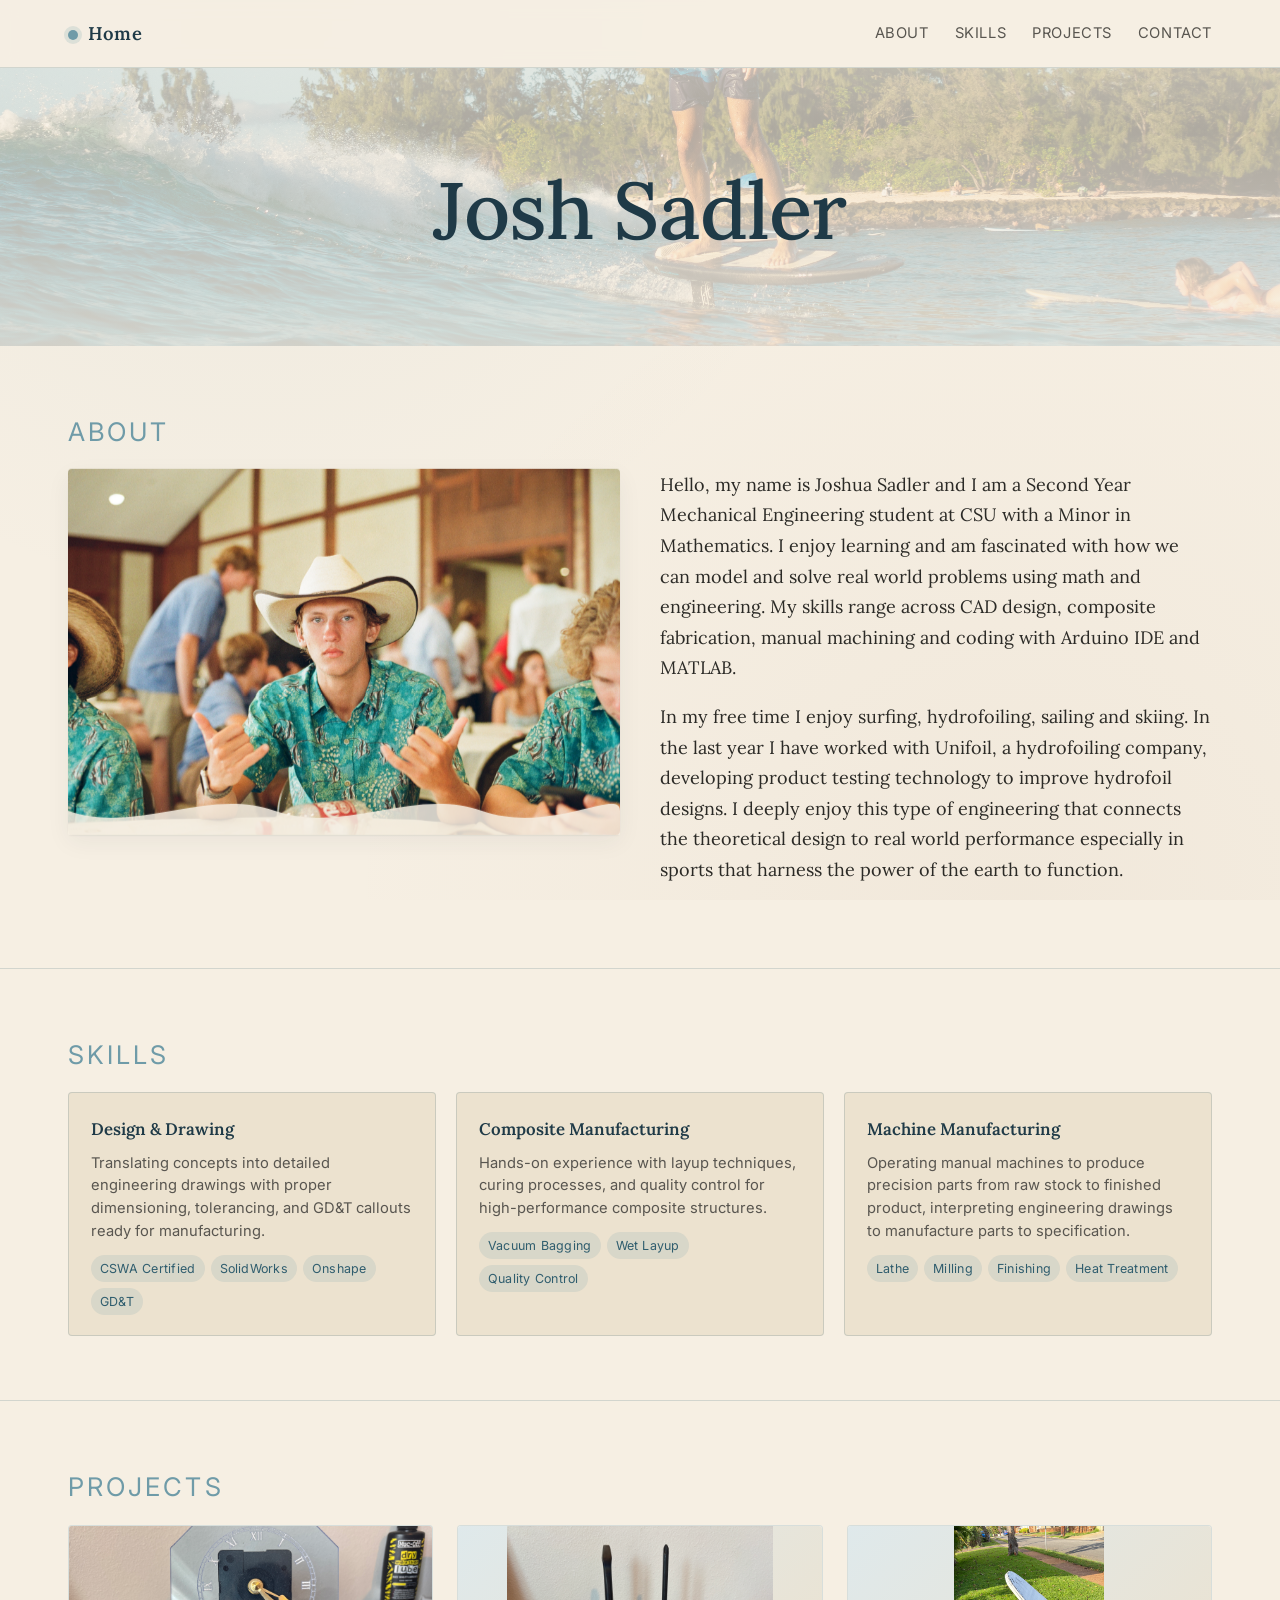
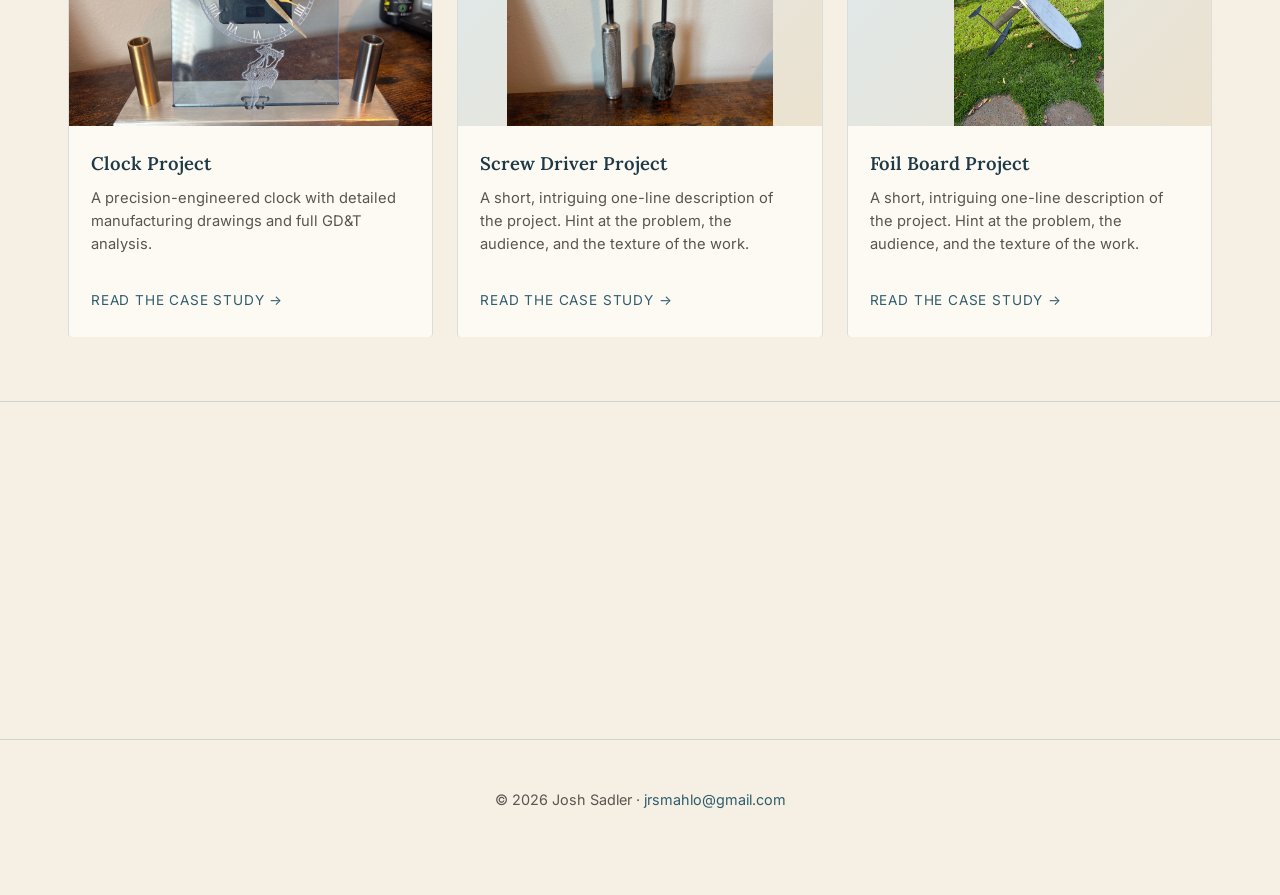
<file: index.html>
<!DOCTYPE html>
<html lang="en">
<head>
  <meta charset="UTF-8" />
  <meta name="viewport" content="width=device-width, initial-scale=1.0" />
  <title>Josh Sadler — Portfolio</title>
  <meta name="description" content="Personal portfolio of Josh Sadler — a quiet space for work, words, and the things I care about." />
  <link rel="preconnect" href="https://fonts.googleapis.com">
  <link rel="preconnect" href="https://fonts.gstatic.com" crossorigin>
  <link href="https://fonts.googleapis.com/css2?family=Lora:ital,wght@0,400;0,500;0,600;1,400&family=Inter:wght@400;500;600&display=swap" rel="stylesheet">
  <link rel="stylesheet" href="styles.css" />
</head>
<body>

  <!-- Navigation -->
  <nav class="nav" aria-label="Primary">
    <div class="nav-inner">
      <a href="#top" class="brand"><span class="mark"></span>Home</a>
      <ul>
        <li><a href="#about">About</a></li>
        <li><a href="#skills">Skills</a></li>
        <li class="nav-dropdown">
          <a href="#projects">Projects</a>
          <ul class="dropdown-menu">
            <li><a href="project1.html">Clock Project</a></li>
            <li><a href="project2.html">Screw Driver Project</a></li>
            <li><a href="project3.html">Foil Board Project</a></li>
          </ul>
        </li>
        <li><a href="#contact">Contact</a></li>
      </ul>
    </div>
  </nav>

  <!-- Hero -->
  <header id="top" class="hero">
    <div class="hero-bg" aria-hidden="true"></div>
    <div class="container">
      <h1>Josh Sadler</h1>
    </div>
  </header>

  <!-- About -->
  <section id="about" class="about">
    <div class="container">
      <div class="section-label reveal">About</div>
      <div class="about-row">
        <div class="about-photo-wrap reveal-left" data-parallax="0.05">
          <img src="IMG_0021.JPG" alt="Josh Sadler" class="about-photo" />
          <svg class="wave" viewBox="0 0 1200 48" preserveAspectRatio="none" aria-hidden="true">
            <path d="M0,24 C150,48 300,0 450,24 C600,48 750,0 900,24 C1050,48 1200,0 1200,24 L1200,48 L0,48 Z" fill="currentColor" />
          </svg>
        </div>
        <div class="about-text reveal-right">
          <p>
            Hello, my name is Joshua Sadler and I am a Second Year Mechanical Engineering student at CSU with a Minor in Mathematics. I enjoy learning and am fascinated with how we can model and solve real world problems using math and engineering. My skills range across CAD design, composite fabrication, manual machining and coding with Arduino IDE and MATLAB.
          </p>
          <p>
            In my free time I enjoy surfing, hydrofoiling, sailing and skiing. In the last year I have worked with Unifoil, a hydrofoiling company, developing product testing technology to improve hydrofoil designs. I deeply enjoy this type of engineering that connects the theoretical design to real world performance especially in sports that harness the power of the earth to function.
          </p>
        </div>
      </div>
    </div>
  </section>

  <!-- Skills -->
  <section id="skills">
    <div class="container">
      <div class="section-label reveal">Skills</div>
      <div class="skills-grid">
        <article class="skill-card reveal reveal-delay-1">
          <h3>Design & Drawing</h3>
          <p>Translating concepts into detailed engineering drawings with proper dimensioning, tolerancing, and GD&T callouts ready for manufacturing.</p>
          <ul class="skill-tags">
            <li>CSWA Certified</li><li>SolidWorks</li><li>Onshape</li><li>GD&T</li>
          </ul>
        </article>
        <article class="skill-card reveal reveal-delay-2">
          <h3>Composite Manufacturing</h3>
          <p>Hands-on experience with layup techniques, curing processes, and quality control for high-performance composite structures.</p>
          <ul class="skill-tags">
            <li>Vacuum Bagging</li><li>Wet Layup</li><li>Quality Control</li>
          </ul>
        </article>
        <article class="skill-card reveal reveal-delay-3">
          <h3>Machine Manufacturing</h3>
          <p>Operating manual machines to produce precision parts from raw stock to finished product, interpreting engineering drawings to manufacture parts to specification.</p>
          <ul class="skill-tags">
            <li>Lathe</li><li>Milling</li><li>Finishing</li><li>Heat Treatment</li>
          </ul>
        </article>
      </div>
    </div>
  </section>

  <!-- Projects -->
  <section id="projects">
    <div class="container">
      <div class="section-label reveal">Projects</div>
      <div class="projects-grid">

        <a href="project1.html" class="project-card reveal reveal-delay-1" style="border-bottom:none;">
          <div class="thumb"><img src="assembled clock.JPG" alt="Assembled clock project" style="width:100%;height:100%;object-fit:cover;border-radius:inherit;" /></div>
          <div class="body">
            <h3>Clock Project</h3>
            <p>A precision-engineered clock with detailed manufacturing drawings and full GD&T analysis.</p>
            <span class="more">Read the case study</span>
          </div>
        </a>

        <a href="project2.html" class="project-card reveal reveal-delay-2" style="border-bottom:none;">
          <div class="thumb"><img src="screwdrivers.JPG" alt="Screwdriver project" /></div>
          <div class="body">
            <h3>Screw Driver Project</h3>
            <p>A short, intriguing one-line description of the project. Hint at the problem, the audience, and the texture of the work.</p>
            <span class="more">Read the case study</span>
          </div>
        </a>

        <a href="project3.html" class="project-card reveal reveal-delay-3" style="border-bottom:none;">
          <div class="thumb"><img src="final board.JPG" alt="Foil board project" /></div>
          <div class="body">
            <h3>Foil Board Project</h3>
            <p>A short, intriguing one-line description of the project. Hint at the problem, the audience, and the texture of the work.</p>
            <span class="more">Read the case study</span>
          </div>
        </a>

      </div>
    </div>
  </section>

  <!-- Contact -->
  <section id="contact">
    <div class="container">
      <div class="section-label reveal">Contact</div>
      <p class="reveal">
        I'm always open to new opportunities, collaborations, or just a good conversation. Feel free to reach out.
      </p>
      <div class="contact-links reveal">
        <a href="mailto:jrsmahlo@gmail.com" class="contact-item">
          <span class="contact-label">Email</span>
          <span class="contact-value">jrsmahlo@gmail.com</span>
        </a>
        <a href="https://www.linkedin.com/in/joshua-sadler-0aab44305/" class="contact-item">
          <span class="contact-label">LinkedIn</span>
          <span class="contact-value">View Profile</span>
        </a>
      </div>
    </div>
  </section>

  <!-- Footer -->
  <footer>
    <div class="container">
      <p>© <span id="year"></span> Josh Sadler &middot; <a href="mailto:jrsmahlo@gmail.com">jrsmahlo@gmail.com</a></p>
    </div>
  </footer>

  <script>
    document.getElementById('year').textContent = new Date().getFullYear();

    // --- Scroll reveal (IntersectionObserver) ---
    const revealEls = document.querySelectorAll('.reveal, .reveal-left, .reveal-right');
    const revealObserver = new IntersectionObserver((entries) => {
      entries.forEach(entry => {
        if (entry.isIntersecting) {
          entry.target.classList.add('visible');
          revealObserver.unobserve(entry.target);
        }
      });
    }, { threshold: 0.15 });
    revealEls.forEach(el => revealObserver.observe(el));

    // --- Parallax on scroll ---
    const heroBg = document.querySelector('.hero-bg');
    const nav = document.querySelector('.nav');
    const parallaxEls = document.querySelectorAll('[data-parallax]');

    function onScroll() {
      const scrollY = window.scrollY;

      // Hero background parallax — moves slower than scroll
      if (heroBg) {
        heroBg.style.transform = `translateY(${scrollY * 0.4}px)`;
      }

      // Nav shadow on scroll
      if (nav) {
        nav.classList.toggle('scrolled', scrollY > 60);
      }

      // Subtle parallax on marked elements
      parallaxEls.forEach(el => {
        const rate = parseFloat(el.dataset.parallax) || 0.05;
        const rect = el.getBoundingClientRect();
        const offset = (rect.top - window.innerHeight / 2) * rate;
        el.style.transform = `translateY(${offset}px)`;
      });
    }

    // Use requestAnimationFrame for smooth performance
    let ticking = false;
    window.addEventListener('scroll', () => {
      if (!ticking) {
        requestAnimationFrame(() => {
          onScroll();
          ticking = false;
        });
        ticking = true;
      }
    }, { passive: true });

    // Run once on load
    onScroll();
  </script>
</body>
</html>
</file>
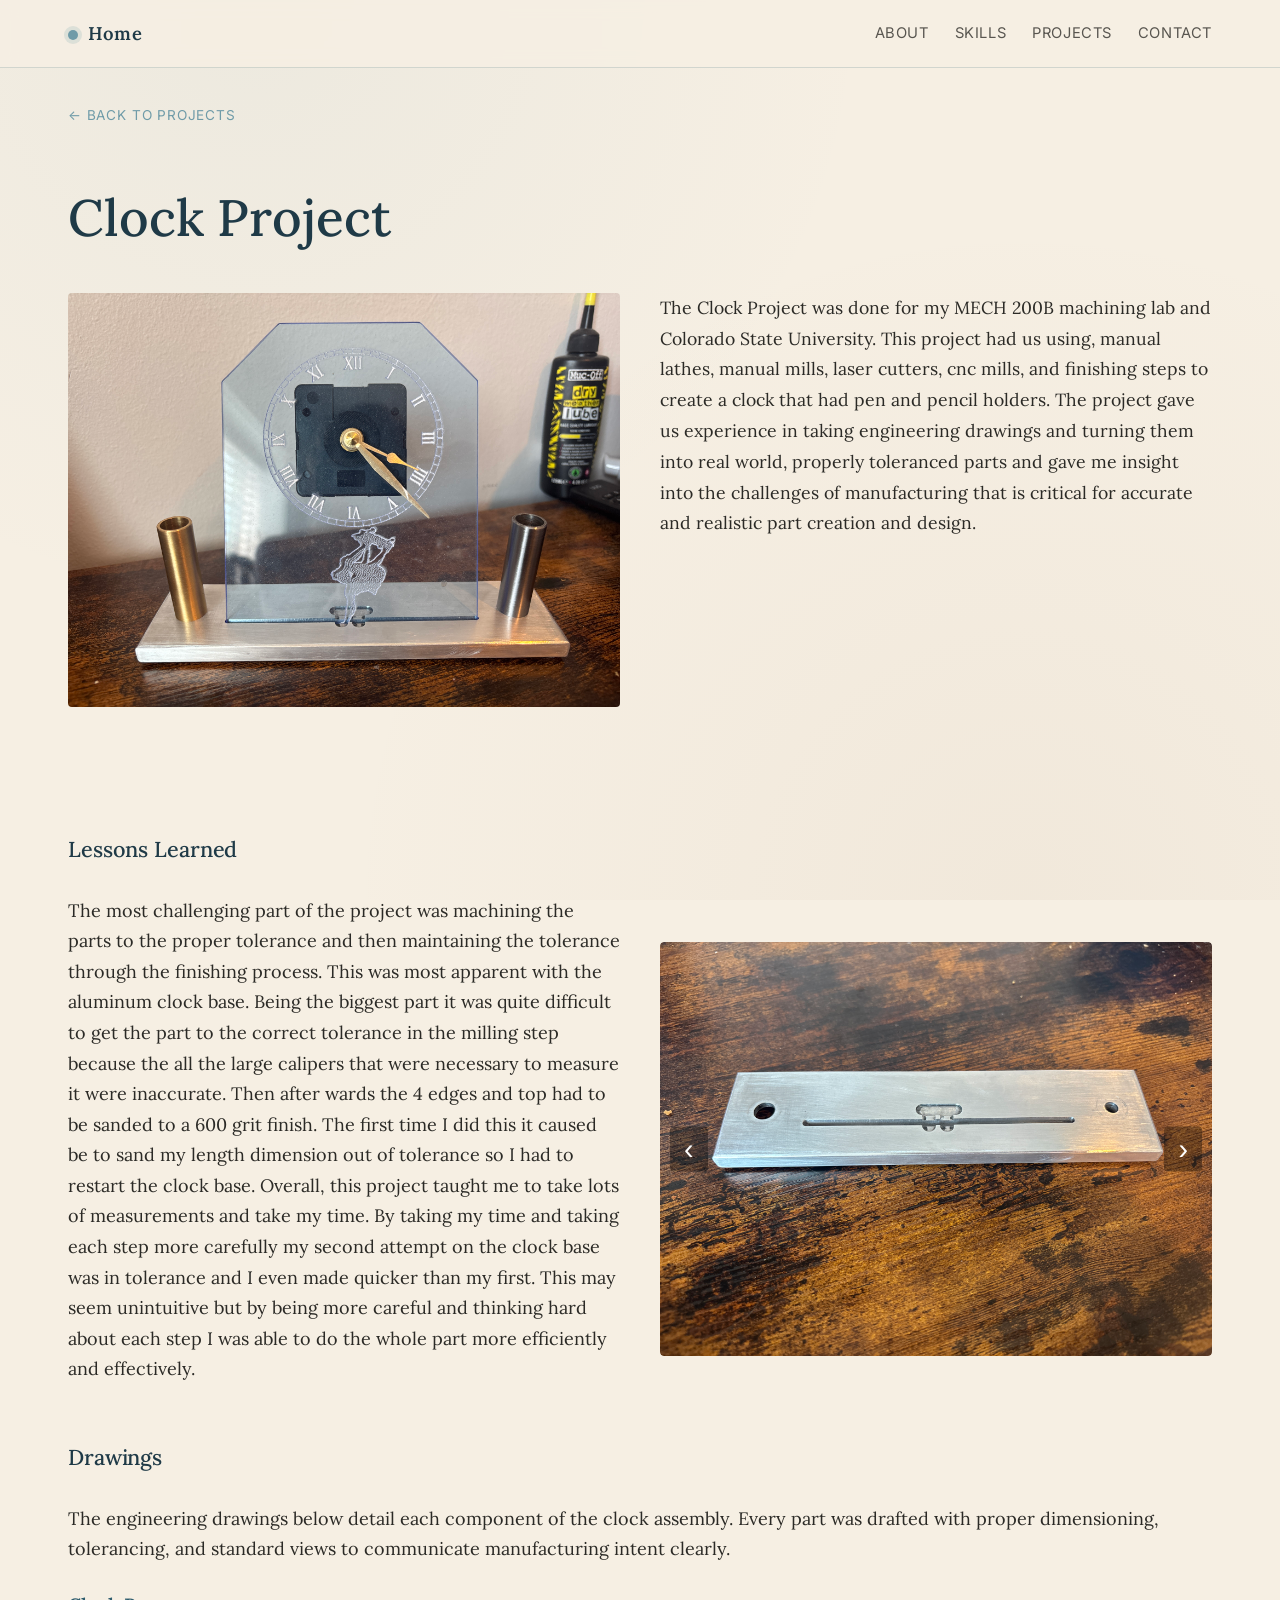
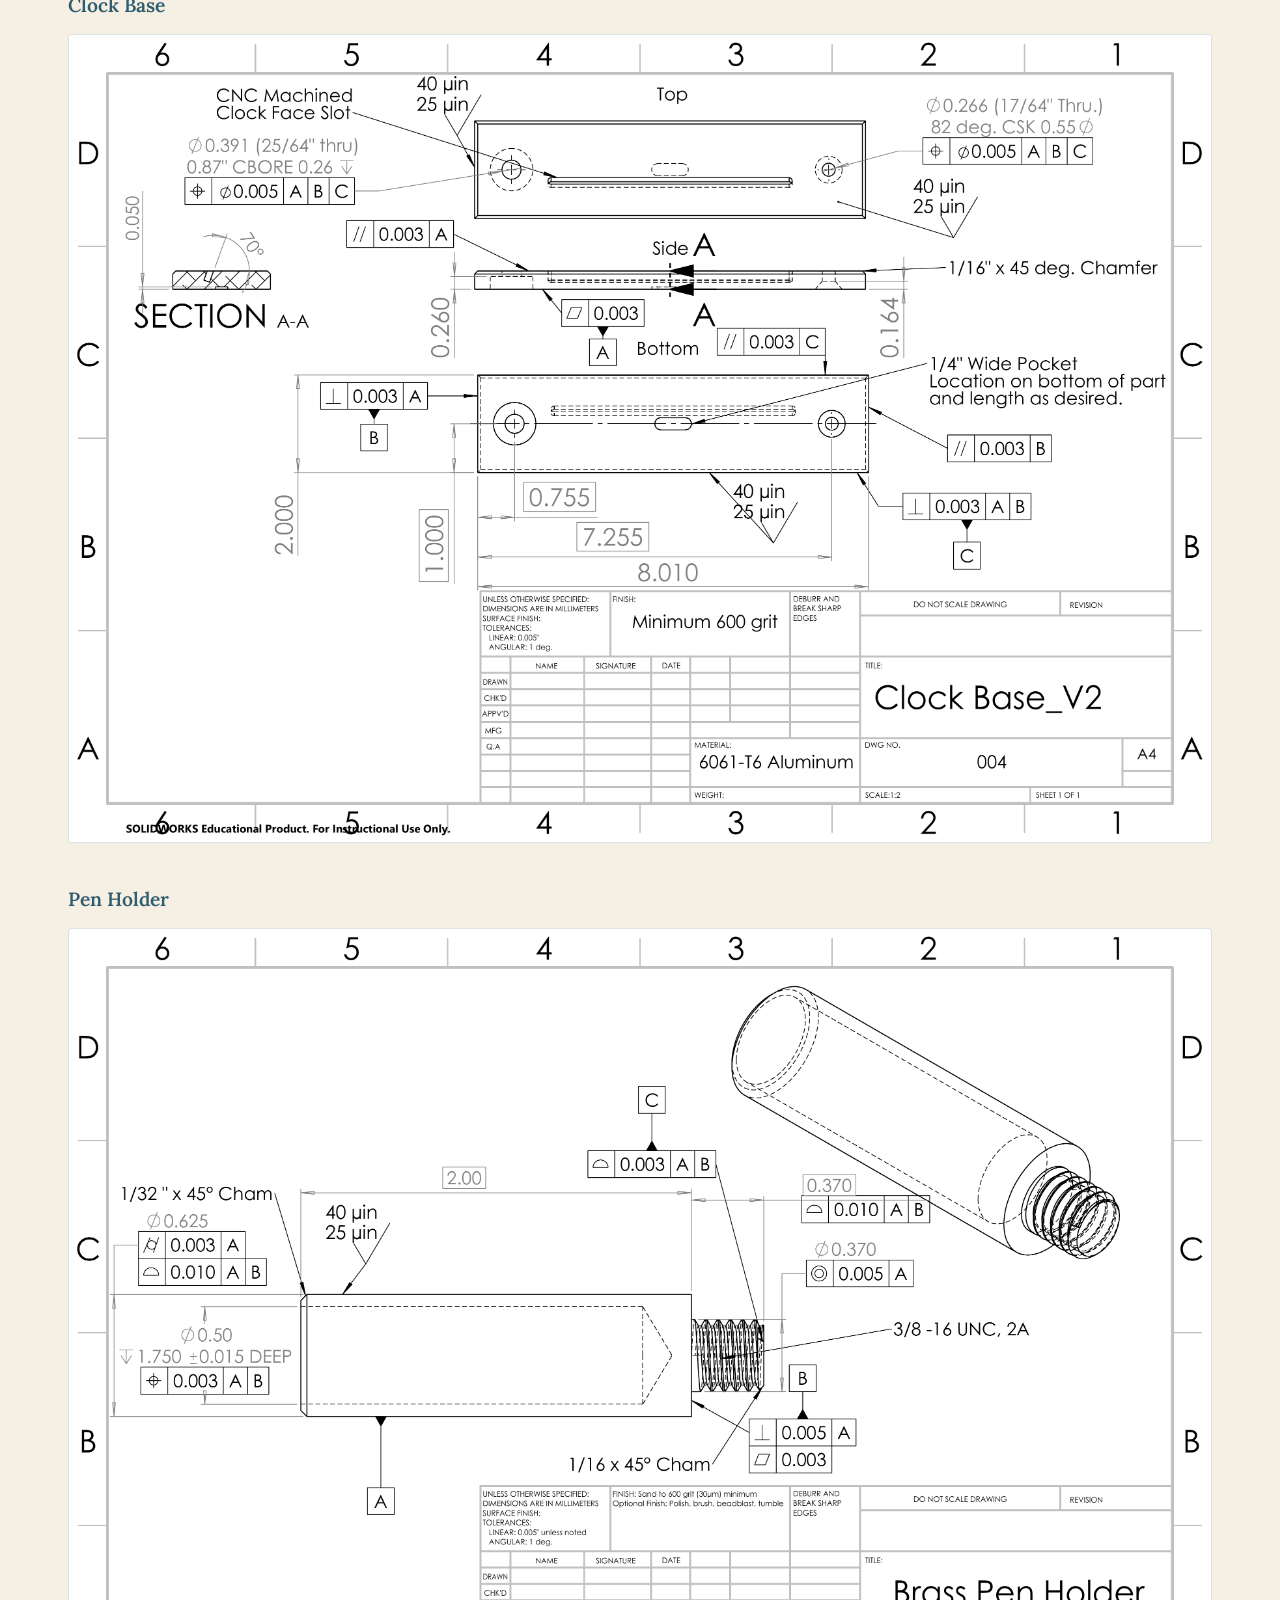
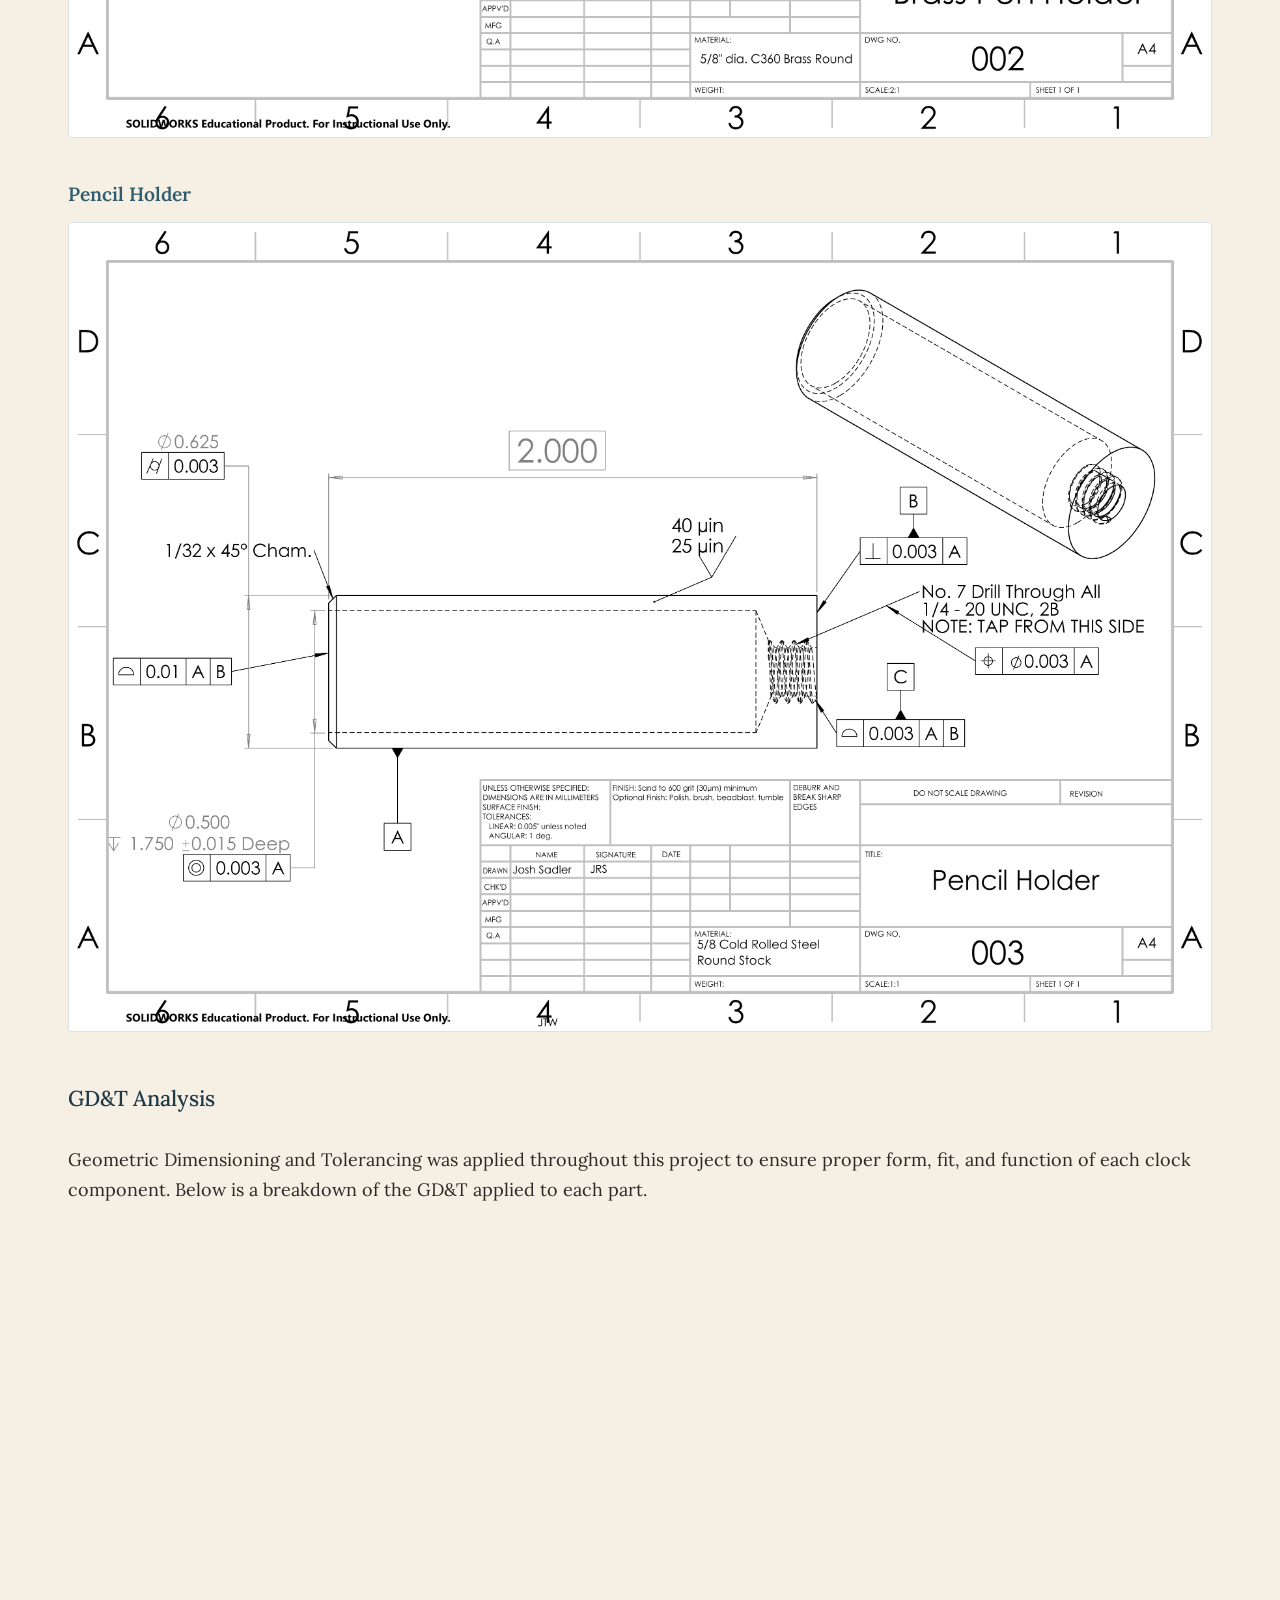
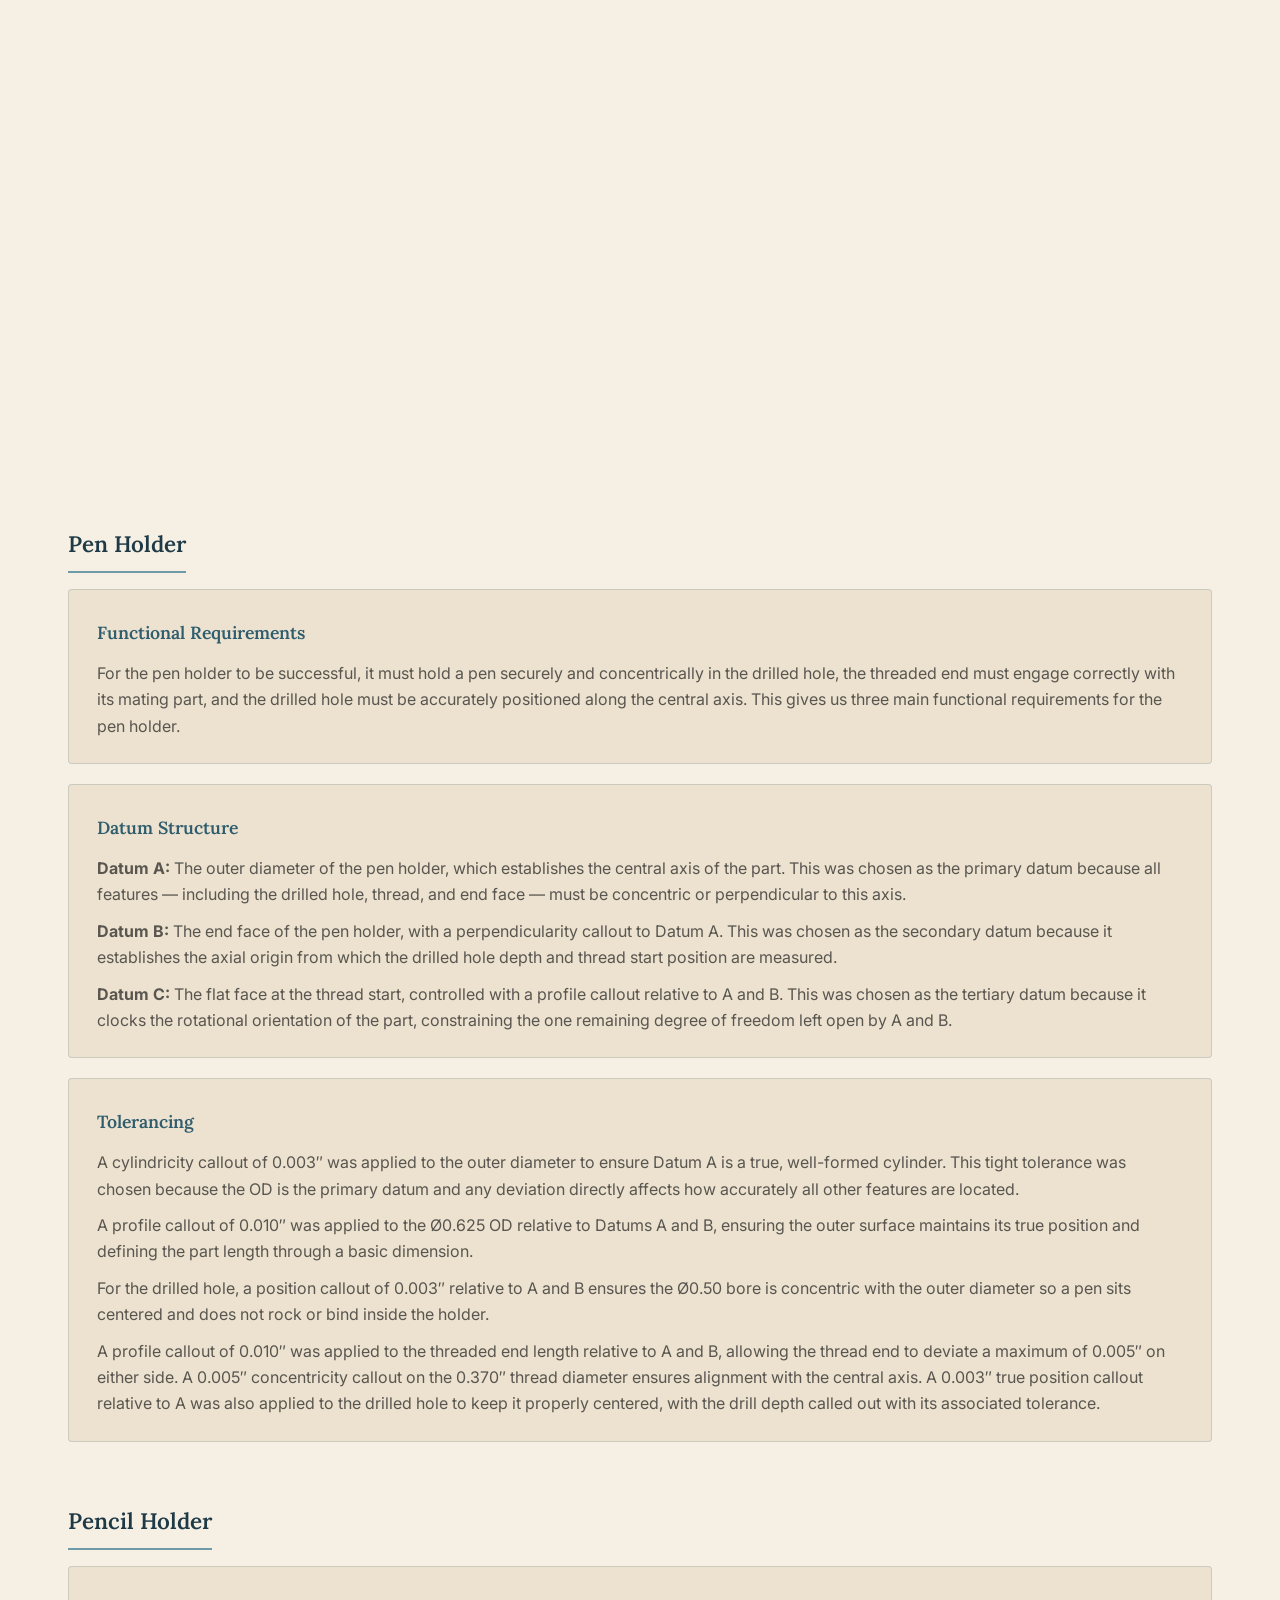
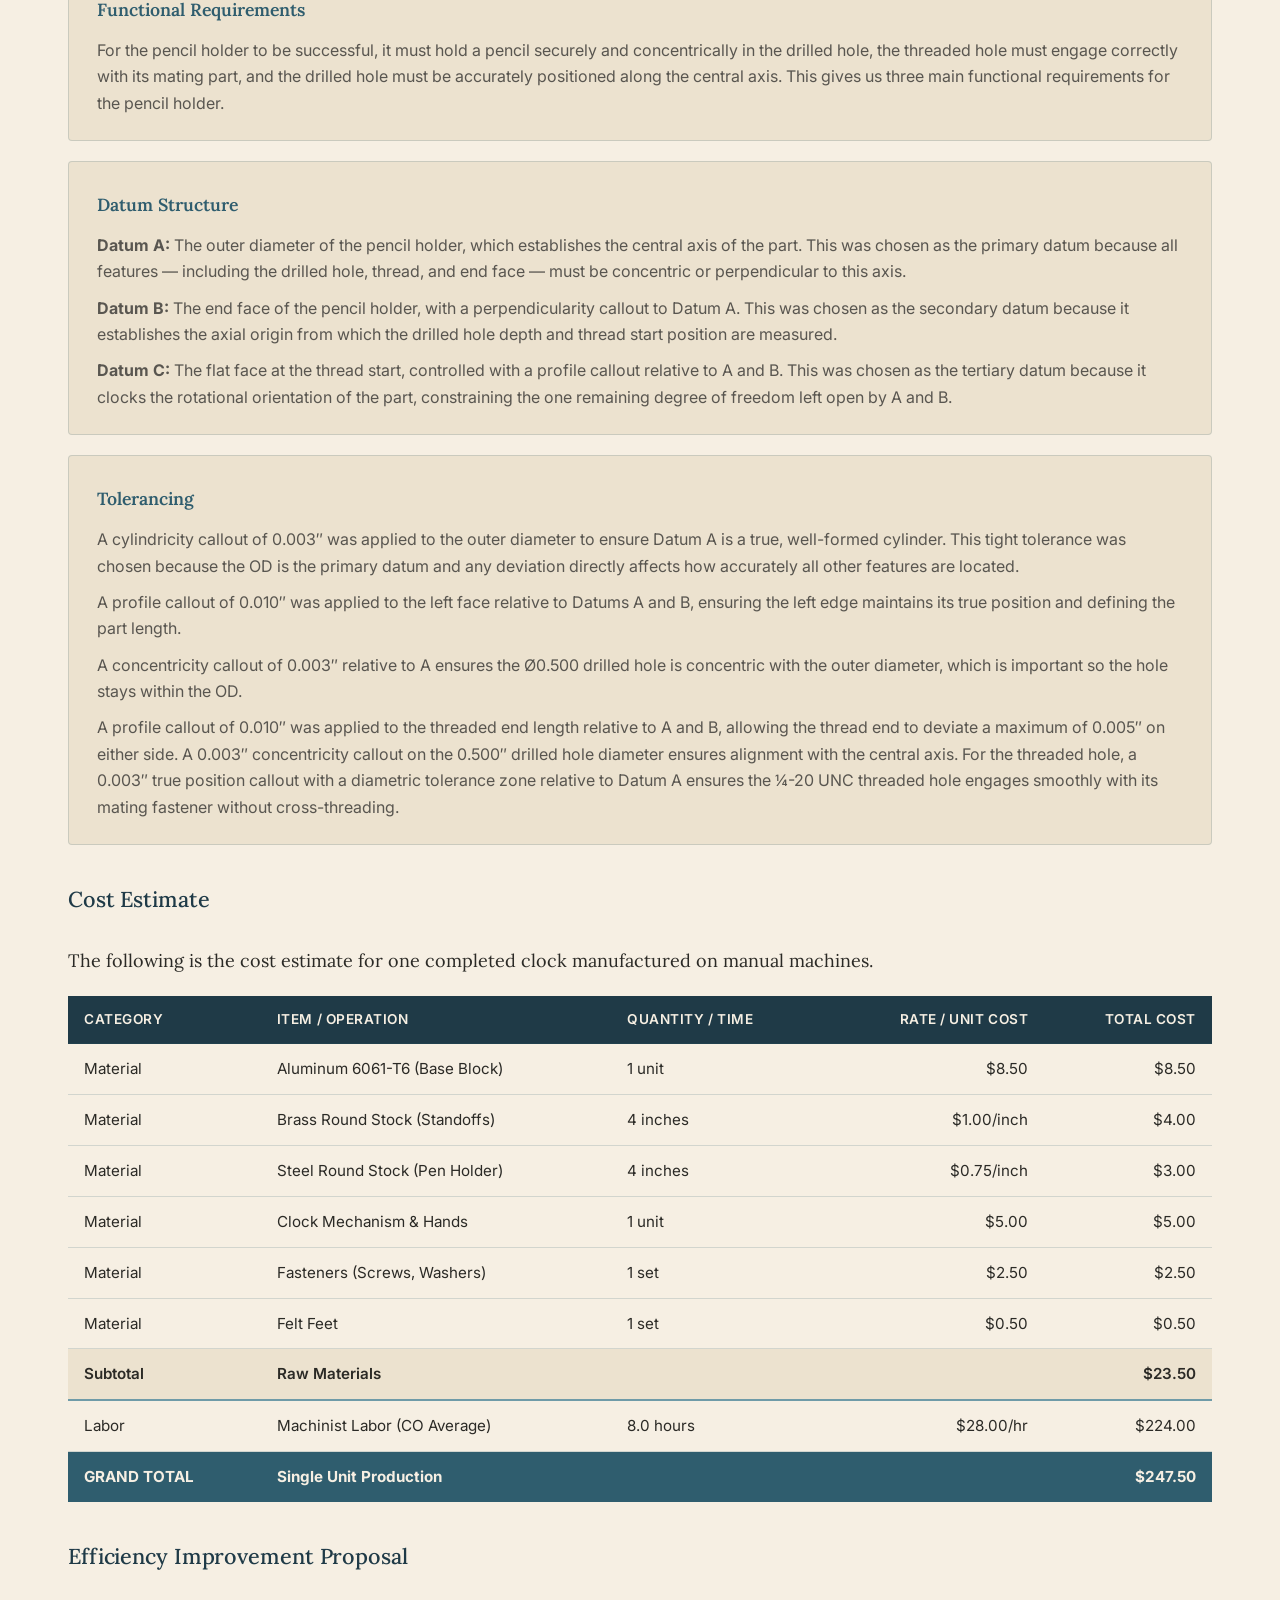
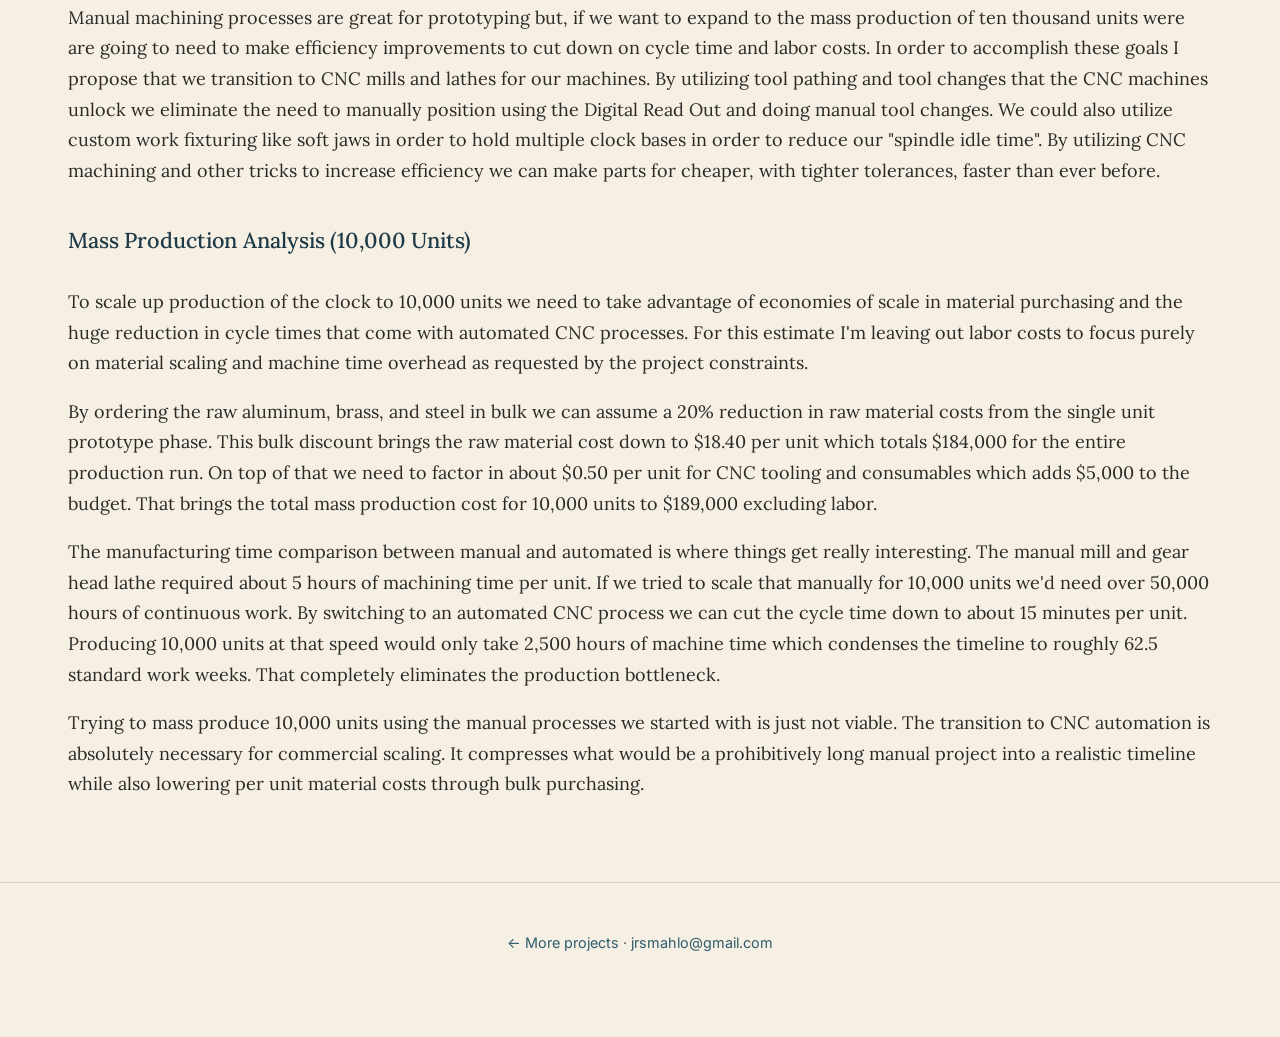
<file: project1.html>
<!DOCTYPE html>
<html lang="en">
<head>
  <meta charset="UTF-8" />
  <meta name="viewport" content="width=device-width, initial-scale=1.0" />
  <title>Clock Project — Josh Sadler</title>
  <meta name="description" content="Clock Project — engineering drawings, GD&T analysis, and precision manufacturing." />
  <link rel="preconnect" href="https://fonts.googleapis.com">
  <link rel="preconnect" href="https://fonts.gstatic.com" crossorigin>
  <link href="https://fonts.googleapis.com/css2?family=Lora:ital,wght@0,400;0,500;0,600;1,400&family=Inter:wght@400;500;600&display=swap" rel="stylesheet">
  <link rel="stylesheet" href="styles.css" />
</head>
<body>

  <nav class="nav" aria-label="Primary">
    <div class="nav-inner">
      <a href="index.html" class="brand"><span class="mark"></span>Home</a>
      <ul>
        <li><a href="index.html#about">About</a></li>
        <li><a href="index.html#skills">Skills</a></li>
        <li class="nav-dropdown">
          <a href="index.html#projects">Projects</a>
          <ul class="dropdown-menu">
            <li><a href="project1.html">Clock Project</a></li>
            <li><a href="project2.html">Screw Driver Project</a></li>
            <li><a href="project3.html">Foil Board Project</a></li>
          </ul>
        </li>
        <li><a href="index.html#contact">Contact</a></li>
      </ul>
    </div>
  </nav>

  <main class="container">
    <a class="back-link" href="index.html#projects">Back to projects</a>

    <header class="project-header reveal">
      <h1>Clock Project</h1>
    </header>

    <!-- Hero row: image + description side by side -->
    <div class="project-intro-row">
      <div class="project-intro-image reveal-left">
        <img src="assembled clock.JPG" alt="Fully assembled precision-engineered clock" class="project-hero-img" />
      </div>
      <div class="project-intro-text reveal-right">
        <p>
          The Clock Project was done for my MECH 200B machining lab and Colorado State University. This project had us using, manual lathes, manual mills, laser cutters, cnc mills, and finishing steps to create a clock that had pen and pencil holders. The project gave us experience in taking engineering drawings and turning them into real world, properly toleranced parts and gave me insight into the challenges of manufacturing that is critical for accurate and realistic part creation and design.
        </p>
      </div>
    </div>

    <section class="project-body">
      <!-- Lessons Learned -->
      <h2 class="reveal">Lessons Learned</h2>
      <div class="lessons-row">
        <p class="reveal">
          The most challenging part of the project was machining the parts to the proper tolerance and then maintaining the tolerance through the finishing process. This was most apparent with the aluminum clock base. Being the biggest part it was quite difficult to get the part to the correct tolerance in the milling step because the all the large calipers that were necessary to measure it were inaccurate. Then after wards the 4 edges and top had to be sanded to a 600 grit finish. The first time I did this it caused be to sand my length dimension out of tolerance so I had to restart the clock base. Overall, this project taught me to take lots of measurements and take my time. By taking my time and taking each step more carefully my second attempt on the clock base was in tolerance and I even made quicker than my first. This may seem unintuitive but by being more careful and thinking hard about each step I was able to do the whole part more efficiently and effectively.
        </p>
        <div class="lessons-slideshow reveal-right">
          <img src="aluminumpart.JPG" alt="Machined aluminum clock base" class="slideshow-img active" />
          <img src="brasspart.JPG" alt="Machined brass pen holder part" class="slideshow-img" />
          <img src="Steel Part.JPG" alt="Machined steel pencil holder part" class="slideshow-img" />
          <button class="slide-arrow slide-prev" aria-label="Previous image">&#8249;</button>
          <button class="slide-arrow slide-next" aria-label="Next image">&#8250;</button>
        </div>
      </div>

      <!-- Drawings Section -->
      <h2 class="reveal">Drawings</h2>
      <p class="reveal">
        The engineering drawings below detail each component of the clock assembly. Every part was drafted with proper dimensioning, tolerancing, and standard views to communicate manufacturing intent clearly.
      </p>

      <div class="drawings-stack">
        <div class="drawing-slot reveal">
          <h3 class="drawing-title">Clock Base</h3>
          <img src="clock-base-drawing.png" alt="Clock Base engineering drawing with dimensions and GD&T callouts" class="drawing-img" />
        </div>
        <div class="drawing-slot reveal">
          <h3 class="drawing-title">Pen Holder</h3>
          <img src="pen-holder-drawing.png" alt="Pen Holder engineering drawing with dimensions and GD&T callouts" class="drawing-img" />
        </div>
        <div class="drawing-slot reveal">
          <h3 class="drawing-title">Pencil Holder</h3>
          <img src="pencil-holder-drawing.png" alt="Pencil Holder engineering drawing with dimensions and GD&T callouts" class="drawing-img" />
        </div>
      </div>

      <!-- GD&T Section -->
      <h2 class="reveal">GD&T Analysis</h2>
      <p class="reveal">
        Geometric Dimensioning and Tolerancing was applied throughout this project to ensure proper form, fit, and function of each clock component. Below is a breakdown of the GD&T applied to each part.
      </p>

      <h3 class="gdt-part-heading reveal">Clock Base</h3>
      <div class="gdt-section reveal">
        <h3>Functional Requirements</h3>
        <p>
          For the clock base to be successful, it must be flat on the top so that the pen and pencil can rest flat against the top, the four side edges must be square to each other, and the spacing of the holes must be correct to fit onto the CNC jig to machine the slot. This gives us three main functional requirements for the clock base.
        </p>
      </div>
      <div class="gdt-section reveal">
        <h3>Datum Structure</h3>
        <p>
          <strong>Datum A:</strong> The bottom of the clock base, with a flatness callout to ensure the part is properly flat.
        </p>
        <p>
          <strong>Datum B:</strong> The left edge, with a callout that it is perpendicular to Datum A. This was chosen as the secondary datum because the horizontal distance between the holes is critical — this datum is used to locate the holes.
        </p>
        <p>
          <strong>Datum C:</strong> The front edge of the clock base, with a callout that it is perpendicular to Datums A and B. This was chosen as the tertiary datum to locate the vertical position of the holes, which is less critical than their horizontal position.
        </p>
      </div>
      <div class="gdt-section reveal">
        <h3>Tolerancing</h3>
        <p>
          A parallelism feature was applied to the top face to make it parallel to Datum A within 0.003″. This tighter-than-general tolerance was chosen because the top is a mating surface and needs to be accurate.
        </p>
        <p>
          Parallelism features were also applied to the side faces opposite Datums B and C to ensure opposite faces are parallel to each other, again within 0.003″, keeping the entire part square to itself.
        </p>
        <p>
          For the holes, a position callout with a diametric tolerance zone of 0.005″ was used, paired with basic dimensions to locate them. The 0.005″ tolerance was chosen because that is the maximum deviation before the base no longer fits on the CNC mounting jig.
        </p>
      </div>

      <h3 class="gdt-part-heading reveal">Pen Holder</h3>
      <div class="gdt-section reveal">
        <h3>Functional Requirements</h3>
        <p>
          For the pen holder to be successful, it must hold a pen securely and concentrically in the drilled hole, the threaded end must engage correctly with its mating part, and the drilled hole must be accurately positioned along the central axis. This gives us three main functional requirements for the pen holder.
        </p>
      </div>
      <div class="gdt-section reveal">
        <h3>Datum Structure</h3>
        <p>
          <strong>Datum A:</strong> The outer diameter of the pen holder, which establishes the central axis of the part. This was chosen as the primary datum because all features — including the drilled hole, thread, and end face — must be concentric or perpendicular to this axis.
        </p>
        <p>
          <strong>Datum B:</strong> The end face of the pen holder, with a perpendicularity callout to Datum A. This was chosen as the secondary datum because it establishes the axial origin from which the drilled hole depth and thread start position are measured.
        </p>
        <p>
          <strong>Datum C:</strong> The flat face at the thread start, controlled with a profile callout relative to A and B. This was chosen as the tertiary datum because it clocks the rotational orientation of the part, constraining the one remaining degree of freedom left open by A and B.
        </p>
      </div>
      <div class="gdt-section reveal">
        <h3>Tolerancing</h3>
        <p>
          A cylindricity callout of 0.003″ was applied to the outer diameter to ensure Datum A is a true, well-formed cylinder. This tight tolerance was chosen because the OD is the primary datum and any deviation directly affects how accurately all other features are located.
        </p>
        <p>
          A profile callout of 0.010″ was applied to the Ø0.625 OD relative to Datums A and B, ensuring the outer surface maintains its true position and defining the part length through a basic dimension.
        </p>
        <p>
          For the drilled hole, a position callout of 0.003″ relative to A and B ensures the Ø0.50 bore is concentric with the outer diameter so a pen sits centered and does not rock or bind inside the holder.
        </p>
        <p>
          A profile callout of 0.010″ was applied to the threaded end length relative to A and B, allowing the thread end to deviate a maximum of 0.005″ on either side. A 0.005″ concentricity callout on the 0.370″ thread diameter ensures alignment with the central axis. A 0.003″ true position callout relative to A was also applied to the drilled hole to keep it properly centered, with the drill depth called out with its associated tolerance.
        </p>
      </div>

      <h3 class="gdt-part-heading reveal">Pencil Holder</h3>
      <div class="gdt-section reveal">
        <h3>Functional Requirements</h3>
        <p>
          For the pencil holder to be successful, it must hold a pencil securely and concentrically in the drilled hole, the threaded hole must engage correctly with its mating part, and the drilled hole must be accurately positioned along the central axis. This gives us three main functional requirements for the pencil holder.
        </p>
      </div>
      <div class="gdt-section reveal">
        <h3>Datum Structure</h3>
        <p>
          <strong>Datum A:</strong> The outer diameter of the pencil holder, which establishes the central axis of the part. This was chosen as the primary datum because all features — including the drilled hole, thread, and end face — must be concentric or perpendicular to this axis.
        </p>
        <p>
          <strong>Datum B:</strong> The end face of the pencil holder, with a perpendicularity callout to Datum A. This was chosen as the secondary datum because it establishes the axial origin from which the drilled hole depth and thread start position are measured.
        </p>
        <p>
          <strong>Datum C:</strong> The flat face at the thread start, controlled with a profile callout relative to A and B. This was chosen as the tertiary datum because it clocks the rotational orientation of the part, constraining the one remaining degree of freedom left open by A and B.
        </p>
      </div>
      <div class="gdt-section reveal">
        <h3>Tolerancing</h3>
        <p>
          A cylindricity callout of 0.003″ was applied to the outer diameter to ensure Datum A is a true, well-formed cylinder. This tight tolerance was chosen because the OD is the primary datum and any deviation directly affects how accurately all other features are located.
        </p>
        <p>
          A profile callout of 0.010″ was applied to the left face relative to Datums A and B, ensuring the left edge maintains its true position and defining the part length.
        </p>
        <p>
          A concentricity callout of 0.003″ relative to A ensures the Ø0.500 drilled hole is concentric with the outer diameter, which is important so the hole stays within the OD.
        </p>
        <p>
          A profile callout of 0.010″ was applied to the threaded end length relative to A and B, allowing the thread end to deviate a maximum of 0.005″ on either side. A 0.003″ concentricity callout on the 0.500″ drilled hole diameter ensures alignment with the central axis. For the threaded hole, a 0.003″ true position callout with a diametric tolerance zone relative to Datum A ensures the ¼-20 UNC threaded hole engages smoothly with its mating fastener without cross-threading.
        </p>
      </div>

      <!-- Cost Estimate -->
      <h2 class="reveal">Cost Estimate</h2>
      <p class="reveal">
        The following is the cost estimate for one completed clock manufactured on manual machines.
      </p>
      <div class="cost-table-wrapper reveal">
        <table class="cost-table">
          <thead>
            <tr>
              <th>Category</th>
              <th>Item / Operation</th>
              <th>Quantity / Time</th>
              <th>Rate / Unit Cost</th>
              <th>Total Cost</th>
            </tr>
          </thead>
          <tbody>
            <tr>
              <td>Material</td>
              <td>Aluminum 6061-T6 (Base Block)</td>
              <td>1 unit</td>
              <td>$8.50</td>
              <td>$8.50</td>
            </tr>
            <tr>
              <td>Material</td>
              <td>Brass Round Stock (Standoffs)</td>
              <td>4 inches</td>
              <td>$1.00/inch</td>
              <td>$4.00</td>
            </tr>
            <tr>
              <td>Material</td>
              <td>Steel Round Stock (Pen Holder)</td>
              <td>4 inches</td>
              <td>$0.75/inch</td>
              <td>$3.00</td>
            </tr>
            <tr>
              <td>Material</td>
              <td>Clock Mechanism &amp; Hands</td>
              <td>1 unit</td>
              <td>$5.00</td>
              <td>$5.00</td>
            </tr>
            <tr>
              <td>Material</td>
              <td>Fasteners (Screws, Washers)</td>
              <td>1 set</td>
              <td>$2.50</td>
              <td>$2.50</td>
            </tr>
            <tr>
              <td>Material</td>
              <td>Felt Feet</td>
              <td>1 set</td>
              <td>$0.50</td>
              <td>$0.50</td>
            </tr>
            <tr class="subtotal-row">
              <td>Subtotal</td>
              <td>Raw Materials</td>
              <td></td>
              <td></td>
              <td>$23.50</td>
            </tr>
            <tr>
              <td>Labor</td>
              <td>Machinist Labor (CO Average)</td>
              <td>8.0 hours</td>
              <td>$28.00/hr</td>
              <td>$224.00</td>
            </tr>
            <tr class="grand-total-row">
              <td>GRAND TOTAL</td>
              <td>Single Unit Production</td>
              <td></td>
              <td></td>
              <td>$247.50</td>
            </tr>
          </tbody>
        </table>
      </div>

      <!-- Efficiency Improvement Proposal -->
      <h2 class="reveal">Efficiency Improvement Proposal</h2>
      <p class="reveal">
        Manual machining processes are great for prototyping but, if we want to expand to the mass production of ten thousand units were are going to need to make efficiency improvements to cut down on cycle time and labor costs. In order to accomplish these goals I propose that we transition to CNC mills and lathes for our machines. By utilizing tool pathing and tool changes that the CNC machines unlock we eliminate the need to manually position using the Digital Read Out and doing manual tool changes. We could also utilize custom work fixturing like soft jaws in order to hold multiple clock bases in order to reduce our "spindle idle time". By utilizing CNC machining and other tricks to increase efficiency we can make parts for cheaper, with tighter tolerances, faster than ever before.
      </p>

      <!-- Mass Production Analysis -->
      <h2 class="reveal">Mass Production Analysis (10,000 Units)</h2>
      <p class="reveal">
        To scale up production of the clock to 10,000 units we need to take advantage of economies of scale in material purchasing and the huge reduction in cycle times that come with automated CNC processes. For this estimate I'm leaving out labor costs to focus purely on material scaling and machine time overhead as requested by the project constraints.
        </p>
        <p class="reveal">
          By ordering the raw aluminum, brass, and steel in bulk we can assume a 20% reduction in raw material costs from the single unit prototype phase. This bulk discount brings the raw material cost down to $18.40 per unit which totals $184,000 for the entire production run. On top of that we need to factor in about $0.50 per unit for CNC tooling and consumables which adds $5,000 to the budget. That brings the total mass production cost for 10,000 units to $189,000 excluding labor.
        </p>
        <p class="reveal">
          The manufacturing time comparison between manual and automated is where things get really interesting. The manual mill and gear head lathe required about 5 hours of machining time per unit. If we tried to scale that manually for 10,000 units we'd need over 50,000 hours of continuous work. By switching to an automated CNC process we can cut the cycle time down to about 15 minutes per unit. Producing 10,000 units at that speed would only take 2,500 hours of machine time which condenses the timeline to roughly 62.5 standard work weeks. That completely eliminates the production bottleneck.
        </p>
        <p class="reveal">
          Trying to mass produce 10,000 units using the manual processes we started with is just not viable. The transition to CNC automation is absolutely necessary for commercial scaling. It compresses what would be a prohibitively long manual project into a realistic timeline while also lowering per unit material costs through bulk purchasing.
      </p>
    </section>
  </main>

  <footer>
    <div class="container">
      <p><a href="index.html#projects">← More projects</a> &middot; <a href="mailto:jrsmahlo@gmail.com">jrsmahlo@gmail.com</a></p>
    </div>
  </footer>

  <script>
    const revealEls = document.querySelectorAll('.reveal, .reveal-left, .reveal-right');
    const observer = new IntersectionObserver((entries) => {
      entries.forEach(entry => {
        if (entry.isIntersecting) {
          entry.target.classList.add('visible');
          observer.unobserve(entry.target);
        }
      });
    }, { threshold: 0.15 });
    revealEls.forEach(el => observer.observe(el));

    // Lessons slideshow
    const slides = document.querySelectorAll('.slideshow-img');
    let current = 0;
    let timer;
    function goToSlide(n) {
      slides[current].classList.remove('active');
      current = ((n % slides.length) + slides.length) % slides.length;
      slides[current].classList.add('active');
    }
    function resetTimer() {
      clearInterval(timer);
      timer = setInterval(() => goToSlide(current + 1), 6000);
    }
    document.querySelector('.slide-prev').addEventListener('click', () => { goToSlide(current - 1); resetTimer(); });
    document.querySelector('.slide-next').addEventListener('click', () => { goToSlide(current + 1); resetTimer(); });
    resetTimer();
  </script>
</body>
</html>
</file>
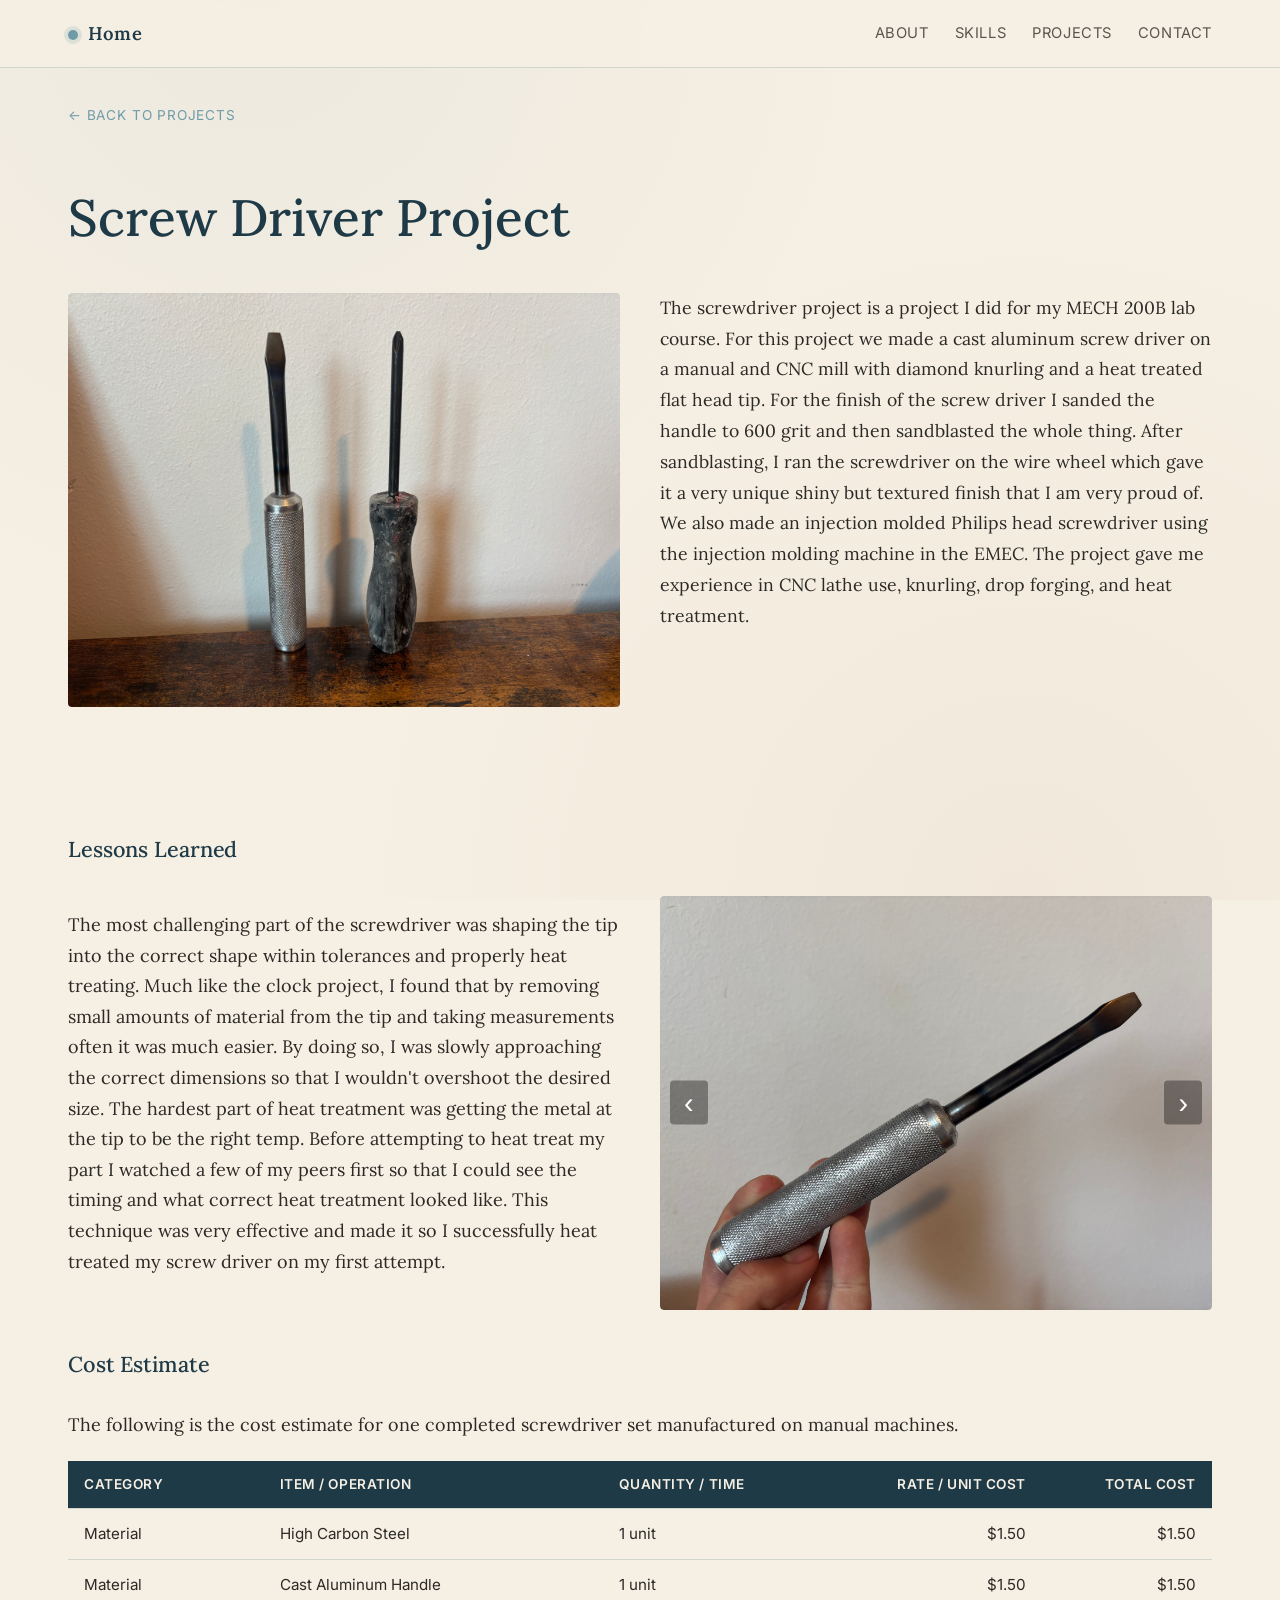
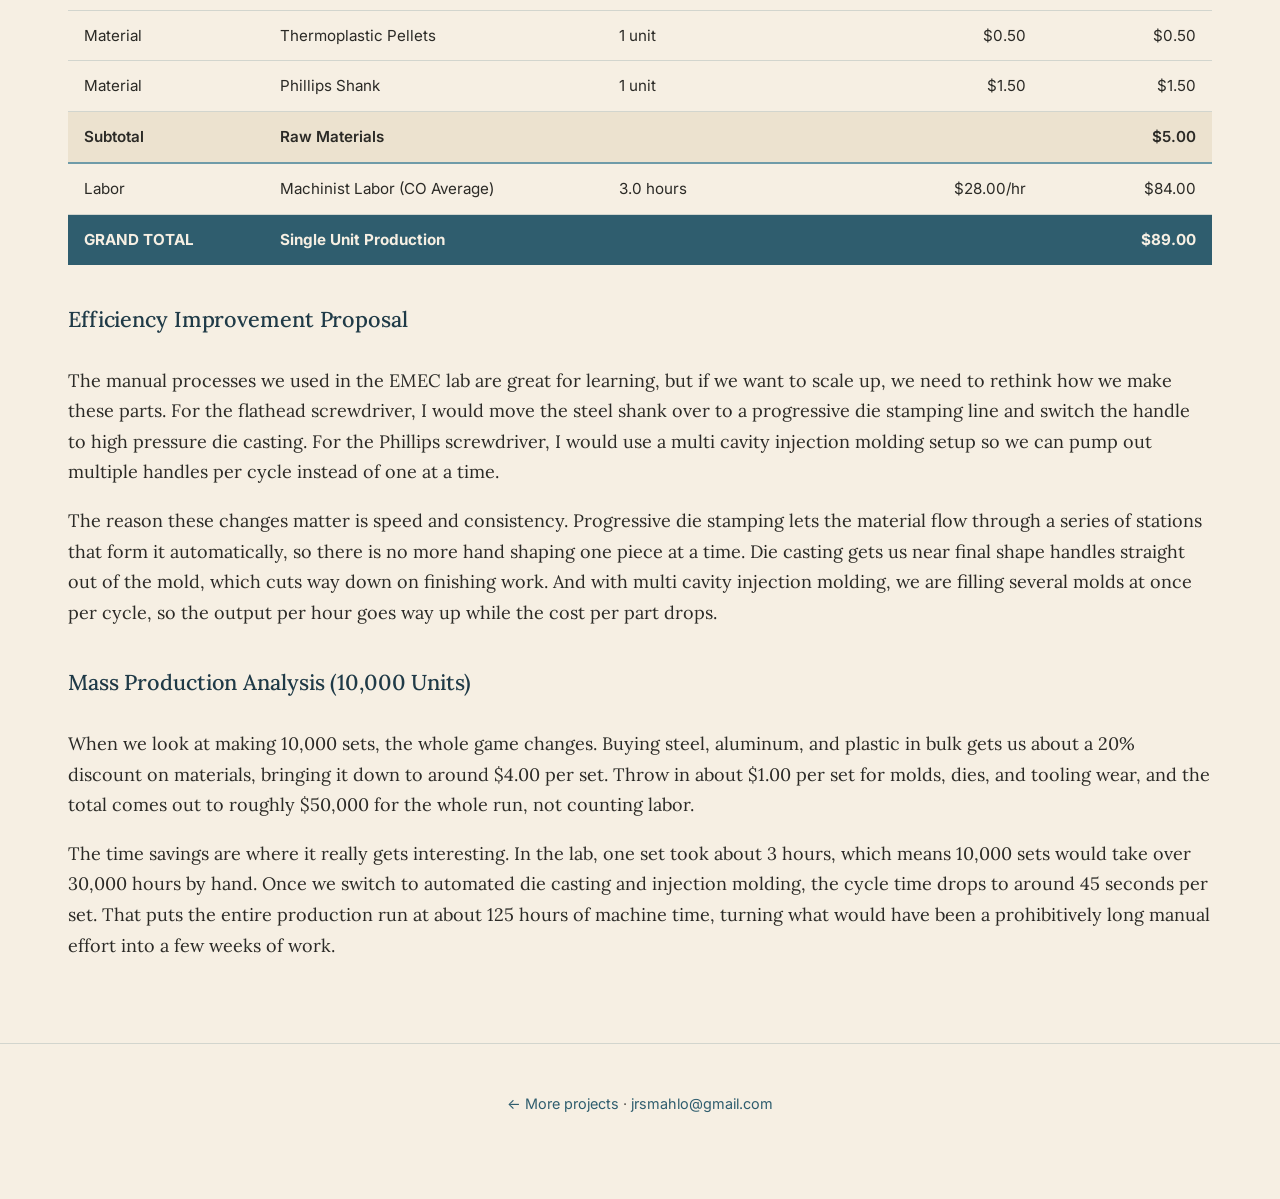
<file: project2.html>
<!DOCTYPE html>
<html lang="en">
<head>
  <meta charset="UTF-8" />
  <meta name="viewport" content="width=device-width, initial-scale=1.0" />
  <title>Screw Driver Project — Josh Sadler</title>
  <meta name="description" content="Screw Driver Project project by Josh Sadler." />
  <link rel="preconnect" href="https://fonts.googleapis.com">
  <link rel="preconnect" href="https://fonts.gstatic.com" crossorigin>
  <link href="https://fonts.googleapis.com/css2?family=Lora:ital,wght@0,400;0,500;0,600;1,400&family=Inter:wght@400;500;600&display=swap" rel="stylesheet">
  <link rel="stylesheet" href="styles.css" />
</head>
<body>

  <nav class="nav" aria-label="Primary">
    <div class="nav-inner">
      <a href="index.html" class="brand"><span class="mark"></span>Home</a>
      <ul>
        <li><a href="index.html#about">About</a></li>
        <li><a href="index.html#skills">Skills</a></li>
        <li class="nav-dropdown">
          <a href="index.html#projects">Projects</a>
          <ul class="dropdown-menu">
            <li><a href="project1.html">Clock Project</a></li>
            <li><a href="project2.html">Screw Driver Project</a></li>
            <li><a href="project3.html">Foil Board Project</a></li>
          </ul>
        </li>
        <li><a href="index.html#contact">Contact</a></li>
      </ul>
    </div>
  </nav>

  <main class="container">
    <a class="back-link" href="index.html#projects">Back to projects</a>

    <header class="project-header reveal">
      <h1>Screw Driver Project</h1>
    </header>

    <div class="project-intro-row">
      <div class="project-intro-image reveal-left">
        <img src="screwdrivers.JPG" alt="Completed screwdrivers" class="project-hero-img" />
      </div>
      <div class="project-intro-text reveal-right">
        <p>
          The screwdriver project is a project I did for my MECH 200B lab course. For this project we made a cast aluminum screw driver on a manual and CNC mill with diamond knurling and a heat treated flat head tip. For the finish of the screw driver I sanded the handle to 600 grit and then sandblasted the whole thing. After sandblasting, I ran the screwdriver on the wire wheel which gave it a very unique shiny but textured finish that I am very proud of. We also made an injection molded Philips head screwdriver using the injection molding machine in the EMEC. The project gave me experience in CNC lathe use, knurling, drop forging, and heat treatment.
        </p>
      </div>
    </div>

    <section class="project-body">
      <!-- Lessons Learned -->
      <h2 class="reveal">Lessons Learned</h2>
      <div class="lessons-row">
        <p class="reveal">
          The most challenging part of the screwdriver was shaping the tip into the correct shape within tolerances and properly heat treating. Much like the clock project, I found that by removing small amounts of material from the tip and taking measurements often it was much easier. By doing so, I was slowly approaching the correct dimensions so that I wouldn't overshoot the desired size. The hardest part of heat treatment was getting the metal at the tip to be the right temp. Before attempting to heat treat my part I watched a few of my peers first so that I could see the timing and what correct heat treatment looked like. This technique was very effective and made it so I successfully heat treated my screw driver on my first attempt.
        </p>
        <div class="lessons-slideshow reveal-right">
          <img src="Al screwdriver.JPG" alt="Aluminum screwdriver" class="slideshow-img active" />
          <img src="PLA screwdriver.JPG" alt="PLA screwdriver" class="slideshow-img" />
          <button class="slide-arrow slide-prev" aria-label="Previous image">&#8249;</button>
          <button class="slide-arrow slide-next" aria-label="Next image">&#8250;</button>
        </div>
      </div>

      <!-- Cost Estimate -->
      <h2 class="reveal">Cost Estimate</h2>
      <p class="reveal">
        The following is the cost estimate for one completed screwdriver set manufactured on manual machines.
      </p>
      <div class="cost-table-wrapper reveal">
        <table class="cost-table">
          <thead>
            <tr>
              <th>Category</th>
              <th>Item / Operation</th>
              <th>Quantity / Time</th>
              <th>Rate / Unit Cost</th>
              <th>Total Cost</th>
            </tr>
          </thead>
          <tbody>
            <tr>
              <td>Material</td>
              <td>High Carbon Steel</td>
              <td>1 unit</td>
              <td>$1.50</td>
              <td>$1.50</td>
            </tr>
            <tr>
              <td>Material</td>
              <td>Cast Aluminum Handle</td>
              <td>1 unit</td>
              <td>$1.50</td>
              <td>$1.50</td>
            </tr>
            <tr>
              <td>Material</td>
              <td>Thermoplastic Pellets</td>
              <td>1 unit</td>
              <td>$0.50</td>
              <td>$0.50</td>
            </tr>
            <tr>
              <td>Material</td>
              <td>Phillips Shank</td>
              <td>1 unit</td>
              <td>$1.50</td>
              <td>$1.50</td>
            </tr>
            <tr class="subtotal-row">
              <td>Subtotal</td>
              <td>Raw Materials</td>
              <td></td>
              <td></td>
              <td>$5.00</td>
            </tr>
            <tr>
              <td>Labor</td>
              <td>Machinist Labor (CO Average)</td>
              <td>3.0 hours</td>
              <td>$28.00/hr</td>
              <td>$84.00</td>
            </tr>
            <tr class="grand-total-row">
              <td>GRAND TOTAL</td>
              <td>Single Unit Production</td>
              <td></td>
              <td></td>
              <td>$89.00</td>
            </tr>
          </tbody>
        </table>
      </div>

      <!-- Efficiency Improvement Proposal -->
      <h2 class="reveal">Efficiency Improvement Proposal</h2>
      <p class="reveal">
        The manual processes we used in the EMEC lab are great for learning, but if we want to scale up, we need to rethink how we make these parts. For the flathead screwdriver, I would move the steel shank over to a progressive die stamping line and switch the handle to high pressure die casting. For the Phillips screwdriver, I would use a multi cavity injection molding setup so we can pump out multiple handles per cycle instead of one at a time.
      </p>
      <p class="reveal">
        The reason these changes matter is speed and consistency. Progressive die stamping lets the material flow through a series of stations that form it automatically, so there is no more hand shaping one piece at a time. Die casting gets us near final shape handles straight out of the mold, which cuts way down on finishing work. And with multi cavity injection molding, we are filling several molds at once per cycle, so the output per hour goes way up while the cost per part drops.
      </p>

      <!-- Mass Production Analysis -->
      <h2 class="reveal">Mass Production Analysis (10,000 Units)</h2>
      <p class="reveal">
        When we look at making 10,000 sets, the whole game changes. Buying steel, aluminum, and plastic in bulk gets us about a 20% discount on materials, bringing it down to around $4.00 per set. Throw in about $1.00 per set for molds, dies, and tooling wear, and the total comes out to roughly $50,000 for the whole run, not counting labor.
      </p>
      <p class="reveal">
        The time savings are where it really gets interesting. In the lab, one set took about 3 hours, which means 10,000 sets would take over 30,000 hours by hand. Once we switch to automated die casting and injection molding, the cycle time drops to around 45 seconds per set. That puts the entire production run at about 125 hours of machine time, turning what would have been a prohibitively long manual effort into a few weeks of work.
      </p>
    </section>
  </main>

  <footer>
    <div class="container">
      <p><a href="index.html#projects">← More projects</a> &middot; <a href="mailto:jrsmahlo@gmail.com">jrsmahlo@gmail.com</a></p>
    </div>
  </footer>

  <script>
    const revealEls = document.querySelectorAll('.reveal, .reveal-left, .reveal-right');
    const observer = new IntersectionObserver((entries) => {
      entries.forEach(entry => {
        if (entry.isIntersecting) {
          entry.target.classList.add('visible');
          observer.unobserve(entry.target);
        }
      });
    }, { threshold: 0.15 });
    revealEls.forEach(el => observer.observe(el));

    // Lessons slideshow
    const slides = document.querySelectorAll('.slideshow-img');
    let current = 0;
    let timer;
    function goToSlide(n) {
      slides[current].classList.remove('active');
      current = ((n % slides.length) + slides.length) % slides.length;
      slides[current].classList.add('active');
    }
    function resetTimer() {
      clearInterval(timer);
      timer = setInterval(() => goToSlide(current + 1), 6000);
    }
    document.querySelector('.slide-prev').addEventListener('click', () => { goToSlide(current - 1); resetTimer(); });
    document.querySelector('.slide-next').addEventListener('click', () => { goToSlide(current + 1); resetTimer(); });
    resetTimer();
  </script>
</body>
</html>
</file>
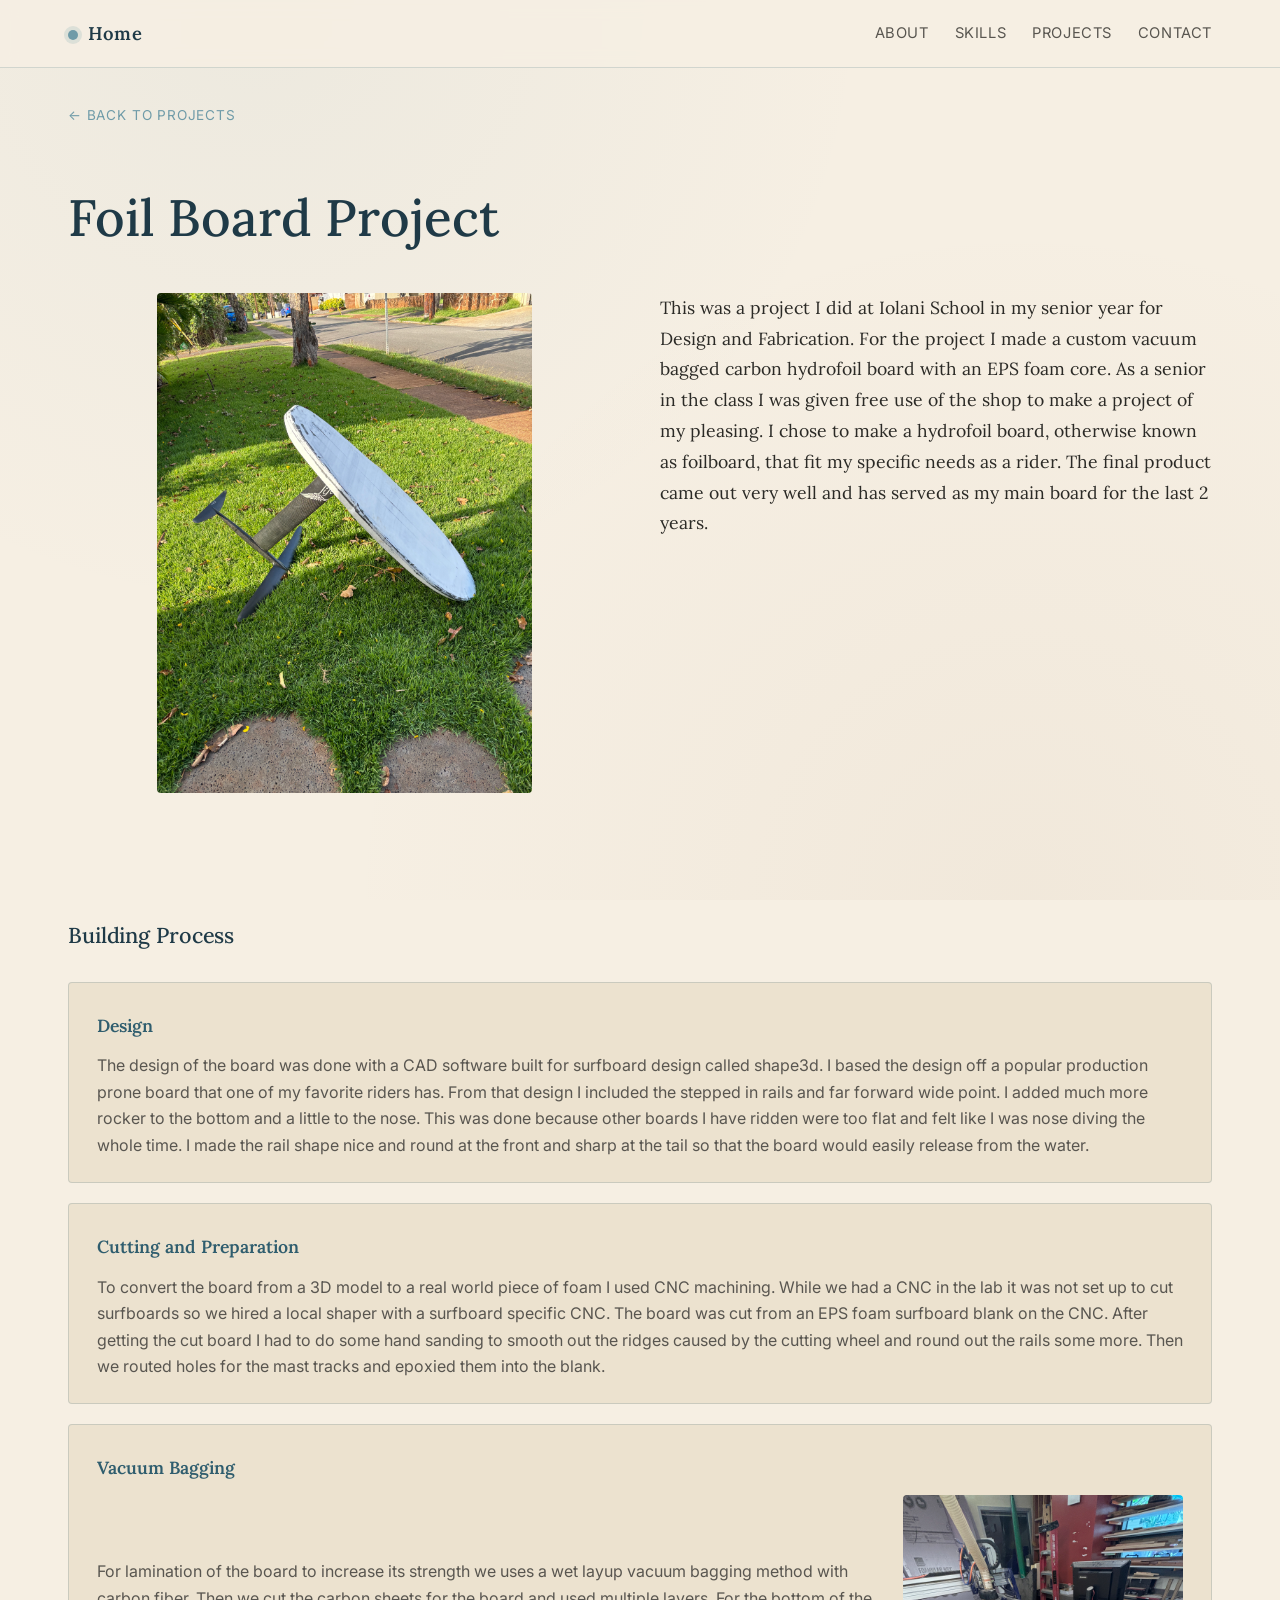
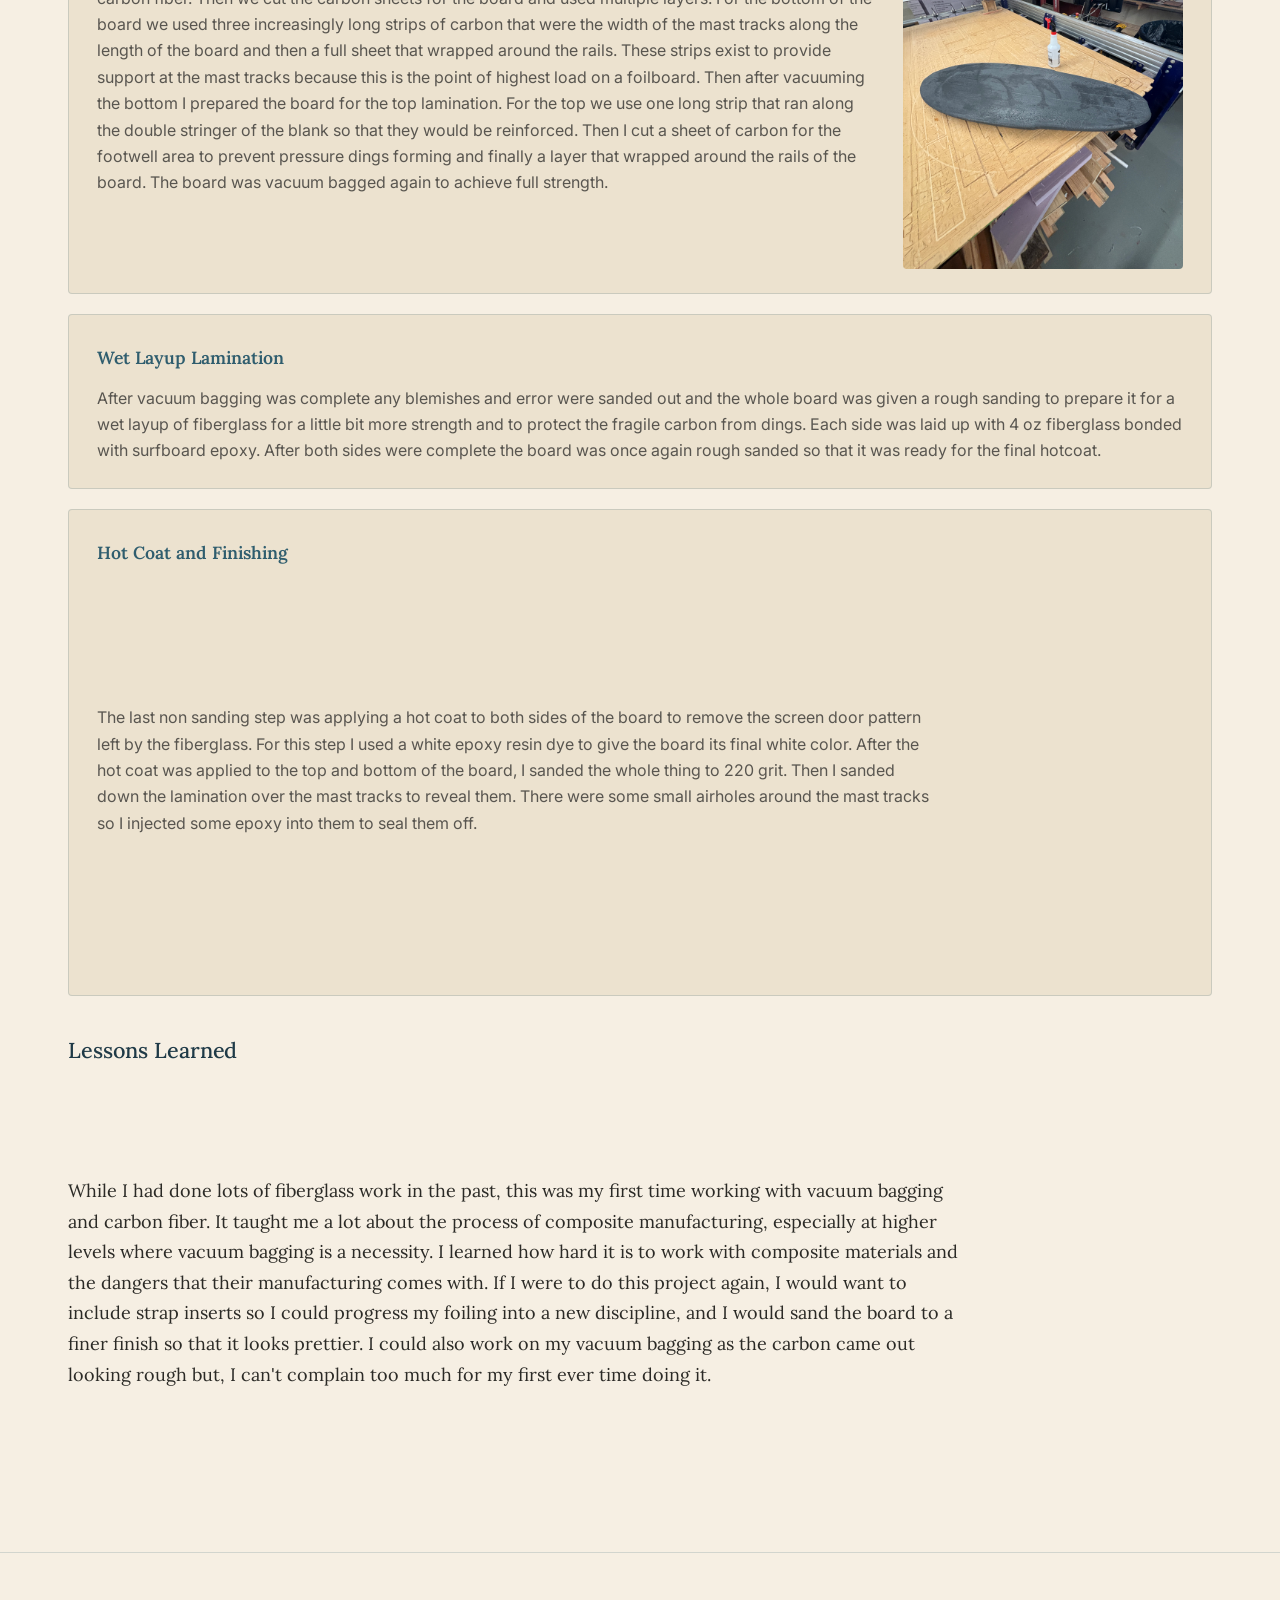
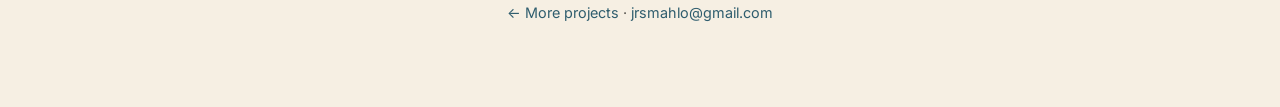
<file: project3.html>
<!DOCTYPE html>
<html lang="en">
<head>
  <meta charset="UTF-8" />
  <meta name="viewport" content="width=device-width, initial-scale=1.0" />
  <title>Foil Board Project — Josh Sadler</title>
  <meta name="description" content="Foil Board Project project by Josh Sadler." />
  <link rel="preconnect" href="https://fonts.googleapis.com">
  <link rel="preconnect" href="https://fonts.gstatic.com" crossorigin>
  <link href="https://fonts.googleapis.com/css2?family=Lora:ital,wght@0,400;0,500;0,600;1,400&family=Inter:wght@400;500;600&display=swap" rel="stylesheet">
  <link rel="stylesheet" href="styles.css" />
</head>
<body>

  <nav class="nav" aria-label="Primary">
    <div class="nav-inner">
      <a href="index.html" class="brand"><span class="mark"></span>Home</a>
      <ul>
        <li><a href="index.html#about">About</a></li>
        <li><a href="index.html#skills">Skills</a></li>
        <li class="nav-dropdown">
          <a href="index.html#projects">Projects</a>
          <ul class="dropdown-menu">
            <li><a href="project1.html">Clock Project</a></li>
            <li><a href="project2.html">Screw Driver Project</a></li>
            <li><a href="project3.html">Foil Board Project</a></li>
          </ul>
        </li>
        <li><a href="index.html#contact">Contact</a></li>
      </ul>
    </div>
  </nav>

  <main class="container">
    <a class="back-link" href="index.html#projects">Back to projects</a>

    <header class="project-header reveal">
      <h1>Foil Board Project</h1>
    </header>

    <div class="project-intro-row">
      <div class="project-intro-image reveal-left portrait-image">
        <img src="final board.JPG" alt="Completed carbon hydrofoil board" class="project-hero-img" />
      </div>
      <div class="project-intro-text reveal-right">
        <p>
          This was a project I did at Iolani School in my senior year for Design and Fabrication. For the project I made a custom vacuum bagged carbon hydrofoil board with an EPS foam core. As a senior in the class I was given free use of the shop to make a project of my pleasing. I chose to make a hydrofoil board, otherwise known as foilboard, that fit my specific needs as a rider. The final product came out very well and has served as my main board for the last 2 years.
        </p>
      </div>
    </div>

    <section class="project-body">
      <!-- Building Process -->
      <h2 class="reveal">Building Process</h2>

      <div class="gdt-section reveal">
        <h3>Design</h3>
        <p>
          The design of the board was done with a CAD software built for surfboard design called shape3d. I based the design off a popular production prone board that one of my favorite riders has. From that design I included the stepped in rails and far forward wide point. I added much more rocker to the bottom and a little to the nose. This was done because other boards I have ridden were too flat and felt like I was nose diving the whole time. I made the rail shape nice and round at the front and sharp at the tail so that the board would easily release from the water.
        </p>
      </div>

      <div class="gdt-section reveal">
        <h3>Cutting and Preparation</h3>
        <p>
          To convert the board from a 3D model to a real world piece of foam I used CNC machining. While we had a CNC in the lab it was not set up to cut surfboards so we hired a local shaper with a surfboard specific CNC. The board was cut from an EPS foam surfboard blank on the CNC. After getting the cut board I had to do some hand sanding to smooth out the ridges caused by the cutting wheel and round out the rails some more. Then we routed holes for the mast tracks and epoxied them into the blank.
        </p>
      </div>

      <div class="gdt-section reveal">
        <h3>Vacuum Bagging</h3>
        <div class="section-inner-media">
          <p>
            For lamination of the board to increase its strength we uses a wet layup vacuum bagging method with carbon fiber. Then we cut the carbon sheets for the board and used multiple layers. For the bottom of the board we used three increasingly long strips of carbon that were the width of the mast tracks along the length of the board and then a full sheet that wrapped around the rails. These strips exist to provide support at the mast tracks because this is the point of highest load on a foilboard. Then after vacuuming the bottom I prepared the board for the top lamination. For the top we use one long strip that ran along the double stringer of the blank so that they would be reinforced. Then I cut a sheet of carbon for the footwell area to prevent pressure dings forming and finally a layer that wrapped around the rails of the board. The board was vacuum bagged again to achieve full strength.
          </p>
          <img src="raw board.JPG" alt="Raw foam board before lamination" class="inline-media" />
        </div>
      </div>

      <div class="gdt-section reveal">
        <h3>Wet Layup Lamination</h3>
        <p>
          After vacuum bagging was complete any blemishes and error were sanded out and the whole board was given a rough sanding to prepare it for a wet layup of fiberglass for a little bit more strength and to protect the fragile carbon from dings. Each side was laid up with 4 oz fiberglass bonded with surfboard epoxy. After both sides were complete the board was once again rough sanded so that it was ready for the final hotcoat.
        </p>
      </div>

      <div class="gdt-section reveal">
        <h3>Hot Coat and Finishing</h3>
        <div class="section-inner-media">
          <p>
            The last non sanding step was applying a hot coat to both sides of the board to remove the screen door pattern left by the fiberglass. For this step I used a white epoxy resin dye to give the board its final white color. After the hot coat was applied to the top and bottom of the board, I sanded the whole thing to 220 grit. Then I sanded down the lamination over the mast tracks to reveal them. There were some small airholes around the mast tracks so I injected some epoxy into them to seal them off.
          </p>
          <iframe src="https://www.youtube.com/embed/-Rftv2snJz0?rel=0&modestbranding=1" class="inline-media" frameborder="0" allow="accelerometer; autoplay; clipboard-write; encrypted-media; gyroscope; picture-in-picture" allowfullscreen></iframe>
        </div>
      </div>

      <!-- Lessons Learned -->
      <h2 class="reveal">Lessons Learned</h2>
      <div class="section-inner-media reveal">
        <p>
          While I had done lots of fiberglass work in the past, this was my first time working with vacuum bagging and carbon fiber. It taught me a lot about the process of composite manufacturing, especially at higher levels where vacuum bagging is a necessity. I learned how hard it is to work with composite materials and the dangers that their manufacturing comes with. If I were to do this project again, I would want to include strap inserts so I could progress my foiling into a new discipline, and I would sand the board to a finer finish so that it looks prettier. I could also work on my vacuum bagging as the carbon came out looking rough but, I can't complain too much for my first ever time doing it.
        </p>
        <iframe src="https://www.youtube.com/embed/D4HZBoWbpvc?rel=0&modestbranding=1" class="inline-media" frameborder="0" allow="accelerometer; autoplay; clipboard-write; encrypted-media; gyroscope; picture-in-picture" allowfullscreen></iframe>
      </div>
    </section>
  </main>

  <footer>
    <div class="container">
      <p><a href="index.html#projects">← More projects</a> &middot; <a href="mailto:jrsmahlo@gmail.com">jrsmahlo@gmail.com</a></p>
    </div>
  </footer>

  <script>
    const revealEls = document.querySelectorAll('.reveal, .reveal-left, .reveal-right');
    const observer = new IntersectionObserver((entries) => {
      entries.forEach(entry => {
        if (entry.isIntersecting) {
          entry.target.classList.add('visible');
          observer.unobserve(entry.target);
        }
      });
    }, { threshold: 0.15 });
    revealEls.forEach(el => observer.observe(el));
  </script>
</body>
</html>
</file>
<file: styles.css>
/* =========================================================
   Personal Portfolio — "Book on the Beach" Ocean Theme
   A calm, readable palette inspired by paper, sand, and tide.
   ========================================================= */

:root {
  /* Core palette */
  --sand:        #f6efe3;   /* page background — warm parchment */
  --sand-deep:   #ece2cf;   /* sections, cards */
  --foam:        #dfe9eb;   /* light tide accent */
  --tide:        #6f9ba8;   /* muted ocean blue */
  --deep-sea:    #2f5d6e;   /* primary accent */
  --abyss:       #1f3a47;   /* headings, deep contrast */
  --driftwood:   #a07a55;   /* warm wood accent */
  --ink:         #2b2a26;   /* body text — softer than black */
  --ink-soft:    #595650;   /* secondary text */
  --rule:        rgba(47, 93, 110, 0.18);

  /* Type */
  --serif:  "Lora", "Source Serif Pro", Georgia, "Times New Roman", serif;
  --sans:   "Inter", -apple-system, BlinkMacSystemFont, "Segoe UI", Roboto, sans-serif;

  /* Layout */
  --maxw: 1200px;
  --radius: 4px;
  --shadow: 0 1px 2px rgba(31, 58, 71, 0.06), 0 8px 24px rgba(31, 58, 71, 0.06);
}

/* ---------- Reset-ish ---------- */
*,
*::before,
*::after { box-sizing: border-box; }

html { scroll-behavior: smooth; }

body {
  margin: 0;
  font-family: var(--serif);
  font-size: 18px;
  line-height: 1.7;
  color: var(--ink);
  background: var(--sand);
  /* subtle paper texture via layered gradients */
  background-image:
    radial-gradient(circle at 20% 0%, rgba(111, 155, 168, 0.07), transparent 45%),
    radial-gradient(circle at 80% 100%, rgba(160, 122, 85, 0.06), transparent 50%);
  background-attachment: fixed;
  -webkit-font-smoothing: antialiased;
}

img { max-width: 100%; display: block; }
a { color: var(--deep-sea); text-decoration: none; border-bottom: 1px solid var(--rule); transition: color .2s, border-color .2s; }
a:hover { color: var(--abyss); border-bottom-color: var(--deep-sea); }

/* ---------- Layout ---------- */
.container {
  max-width: var(--maxw);
  margin: 0 auto;
  padding: 0 28px;
}

/* ---------- Navigation ---------- */
.nav {
  position: sticky;
  top: 0;
  z-index: 10;
  backdrop-filter: blur(8px);
  background: rgba(246, 239, 227, 0.85);
  border-bottom: 1px solid var(--rule);
}
.nav-inner {
  display: flex;
  align-items: center;
  justify-content: space-between;
  padding: 18px 28px;
  max-width: var(--maxw);
  margin: 0 auto;
}
.brand {
  font-family: var(--serif);
  font-weight: 600;
  font-size: 1.15rem;
  letter-spacing: 0.01em;
  color: var(--abyss);
  border: none;
}
.brand .mark {
  display: inline-block;
  width: 10px;
  height: 10px;
  margin-right: 10px;
  border-radius: 50%;
  background: var(--tide);
  box-shadow: 0 0 0 4px rgba(111, 155, 168, 0.18);
  vertical-align: middle;
}
.nav ul {
  list-style: none;
  display: flex;
  gap: 26px;
  margin: 0;
  padding: 0;
  font-family: var(--sans);
  font-size: 0.92rem;
}
.nav ul a {
  color: var(--ink-soft);
  border: none;
  letter-spacing: 0.04em;
  text-transform: uppercase;
}
.nav ul a:hover { color: var(--deep-sea); }

/* Nav dropdown */
.nav-dropdown {
  position: relative;
}
.dropdown-menu {
  display: none !important;
  position: absolute;
  top: 100%;
  left: 50%;
  transform: translateX(-50%);
  background: rgba(246, 239, 227, 0.97);
  backdrop-filter: blur(8px);
  border: 1px solid var(--rule);
  border-radius: var(--radius);
  padding: 8px 0;
  margin-top: 12px;
  min-width: 180px;
  box-shadow: 0 4px 16px rgba(31, 58, 71, 0.1);
  flex-direction: column;
  gap: 0;
  z-index: 20;
  list-style: none;
}
.dropdown-menu li {
  width: 100%;
}
.dropdown-menu a {
  display: block;
  padding: 8px 20px;
  font-size: 0.85rem;
  color: var(--ink-soft);
  text-transform: none;
  letter-spacing: 0.01em;
  white-space: nowrap;
}
.dropdown-menu a:hover {
  background: rgba(111, 155, 168, 0.1);
  color: var(--deep-sea);
}
.nav-dropdown:hover > .dropdown-menu {
  display: flex !important;
}

/* ---------- Hero ---------- */
.hero {
  position: relative;
  padding: 96px 0 72px;
  text-align: center;
  overflow: hidden;
}
.hero-bg {
  position: absolute;
  inset: -30% 0 0 0;
  z-index: 0;
  background-image: url('DSC05762.JPG');
  background-size: cover;
  background-position: center 70%;
  background-repeat: no-repeat;
  will-change: transform;
}
.hero-bg::after {
  content: '';
  position: absolute;
  inset: 0;
  background: linear-gradient(
    to bottom,
    rgba(246, 239, 227, 0.82) 0%,
    rgba(246, 239, 227, 0.7) 40%,
    rgba(246, 239, 227, 0.85) 100%
  );
}
.hero .container {
  position: relative;
  z-index: 1;
}
.hero .eyebrow {
  font-family: var(--sans);
  font-size: 0.82rem;
  letter-spacing: 0.22em;
  text-transform: uppercase;
  color: var(--tide);
  margin-bottom: 18px;
}
.hero h1 {
  font-family: var(--serif);
  font-weight: 500;
  font-size: clamp(3rem, 7vw, 5rem);
  line-height: 1.15;
  color: var(--abyss);
  margin: 0 0 18px;
  letter-spacing: -0.01em;
}
.hero h1 em {
  font-style: italic;
  color: var(--deep-sea);
}

/* wave divider aligned to bottom of about photo */
.about-photo-wrap {
  position: relative;
  margin-bottom: 28px;
}
.about-photo-wrap .wave {
  position: absolute;
  bottom: 0;
  left: 0;
  width: 100%;
  height: 48px;
  color: var(--sand);
  opacity: 0.85;
  z-index: 1;
}

/* ---------- Sections ---------- */
section {
  padding: 64px 0;
  border-top: 1px solid var(--rule);
}
section:first-of-type { border-top: none; }

.section-label {
  font-family: var(--sans);
  font-size: 1.6rem;
  letter-spacing: 0.12em;
  text-transform: uppercase;
  color: var(--tide);
  margin-bottom: 16px;
}
h2 {
  font-family: var(--serif);
  font-weight: 500;
  font-size: clamp(1.6rem, 3.2vw, 2.1rem);
  color: var(--abyss);
  margin: 0 0 28px;
  letter-spacing: -0.005em;
}
h3 {
  font-family: var(--serif);
  font-weight: 600;
  color: var(--abyss);
  margin: 0 0 10px;
}
p { margin: 0 0 18px; }

/* ---------- About ---------- */
.about-heading {
  font-family: var(--serif);
  font-size: clamp(2rem, 4.5vw, 2.8rem);
  margin-bottom: 32px;
}
.about-row {
  display: grid;
  grid-template-columns: 1fr 1fr;
  gap: 40px;
  align-items: start;
}
.about-photo {
  width: 100%;
  border-radius: var(--radius);
  box-shadow: var(--shadow);
  display: block;
}
.about-text p { max-width: 65ch; }
@media (max-width: 768px) {
  .about-row {
    grid-template-columns: 1fr;
  }
}
.about p { max-width: 65ch; }
.about .signature {
  font-family: var(--serif);
  font-style: italic;
  color: var(--driftwood);
  margin-top: 24px;
}

/* ---------- Skills ---------- */
.skills-grid {
  display: grid;
  grid-template-columns: repeat(auto-fit, minmax(220px, 1fr));
  gap: 20px;
  margin-top: 8px;
}
.skill-card {
  background: var(--sand-deep);
  border: 1px solid var(--rule);
  border-radius: var(--radius);
  padding: 22px 22px 20px;
}
.skill-card h3 {
  font-size: 1.05rem;
  margin-bottom: 8px;
}
.skill-card p {
  font-family: var(--sans);
  font-size: 0.92rem;
  color: var(--ink-soft);
  line-height: 1.55;
  margin: 0;
}
.skill-tags {
  list-style: none;
  padding: 0;
  margin: 12px 0 0;
  display: flex;
  flex-wrap: wrap;
  gap: 6px;
  font-family: var(--sans);
  font-size: 0.78rem;
}
.skill-tags li {
  background: rgba(111, 155, 168, 0.16);
  color: var(--deep-sea);
  padding: 3px 9px;
  border-radius: 999px;
  letter-spacing: 0.02em;
}

/* ---------- Projects ---------- */
.projects-grid {
  display: grid;
  grid-template-columns: repeat(auto-fit, minmax(260px, 1fr));
  gap: 24px;
  margin-top: 8px;
}
.project-card {
  display: flex;
  flex-direction: column;
  background: #fdfaf3;
  border: 1px solid var(--rule);
  border-radius: var(--radius);
  overflow: hidden;
  transition: transform .25s ease, box-shadow .25s ease;
}
.project-card:hover {
  transform: translateY(-3px);
  box-shadow: var(--shadow);
}
.project-card .thumb {
  height: 200px;
  background:
    linear-gradient(135deg, var(--foam), var(--sand-deep));
  display: flex;
  align-items: center;
  justify-content: center;
  color: var(--tide);
  font-family: var(--sans);
  font-size: 0.78rem;
  letter-spacing: 0.18em;
  text-transform: uppercase;
  overflow: hidden;
}
.project-card .thumb img {
  width: 100%;
  height: 100%;
  object-fit: contain;
  border-radius: inherit;
}
.project-card .body {
  padding: 22px 22px 24px;
  display: flex;
  flex-direction: column;
  flex: 1;
}
.project-card h3 {
  font-size: 1.15rem;
  margin-bottom: 8px;
}
.project-card p {
  font-family: var(--sans);
  font-size: 0.92rem;
  color: var(--ink-soft);
  line-height: 1.55;
  flex: 1;
}
.project-card .more {
  font-family: var(--sans);
  font-size: 0.85rem;
  letter-spacing: 0.06em;
  text-transform: uppercase;
  color: var(--deep-sea);
  border: none;
  margin-top: 16px;
  align-self: flex-start;
}
.project-card .more::after {
  content: " →";
  transition: margin-left .2s;
}
.project-card:hover .more::after { margin-left: 4px; }

/* ---------- Contact ---------- */
#contact p {
  max-width: none;
  margin-bottom: 28px;
}
.contact-links {
  display: flex;
  gap: 20px;
  flex-wrap: wrap;
}
.contact-item {
  display: flex;
  flex-direction: column;
  background: var(--sand-deep);
  border: 1px solid var(--rule);
  border-radius: var(--radius);
  padding: 20px 28px;
  min-width: 220px;
  transition: transform 0.2s ease, box-shadow 0.2s ease;
}
.contact-item:hover {
  transform: translateY(-2px);
  box-shadow: var(--shadow);
}
.contact-label {
  font-family: var(--sans);
  font-size: 0.72rem;
  letter-spacing: 0.18em;
  text-transform: uppercase;
  color: var(--tide);
  margin-bottom: 4px;
}
.contact-value {
  font-family: var(--sans);
  font-size: 0.95rem;
  color: var(--deep-sea);
}

/* ---------- Footer ---------- */
footer {
  padding: 48px 0 64px;
  border-top: 1px solid var(--rule);
  font-family: var(--sans);
  font-size: 0.9rem;
  color: var(--ink-soft);
  text-align: center;
}
footer a { border: none; }

/* ---------- Project detail pages ---------- */
.back-link {
  display: inline-block;
  font-family: var(--sans);
  font-size: 0.85rem;
  letter-spacing: 0.06em;
  text-transform: uppercase;
  color: var(--tide);
  border: none;
  margin: 36px 0 12px;
}
.back-link::before { content: "← "; }
.project-hero {
  padding: 24px 0 48px;
}
.project-hero .eyebrow {
  font-family: var(--sans);
  font-size: 0.78rem;
  letter-spacing: 0.22em;
  text-transform: uppercase;
  color: var(--tide);
  margin-bottom: 14px;
}
.project-hero h1 {
  font-family: var(--serif);
  font-weight: 500;
  font-size: clamp(2rem, 4.6vw, 2.9rem);
  color: var(--abyss);
  margin: 0 0 14px;
  line-height: 1.2;
}
.project-hero .summary {
  color: var(--ink-soft);
  max-width: 60ch;
  font-size: 1.1rem;
}
.meta {
  display: grid;
  grid-template-columns: repeat(auto-fit, minmax(180px, 1fr));
  gap: 16px 28px;
  padding: 22px 0;
  border-top: 1px solid var(--rule);
  border-bottom: 1px solid var(--rule);
  margin: 24px 0 36px;
  font-family: var(--sans);
  font-size: 0.92rem;
}
.meta dt {
  font-size: 0.72rem;
  letter-spacing: 0.18em;
  text-transform: uppercase;
  color: var(--tide);
  margin-bottom: 4px;
}
.meta dd {
  margin: 0;
  color: var(--ink);
}
.project-body h2 {
  margin-top: 36px;
  font-size: 1.35rem;
}
.project-body p,
.project-body li { max-width: none; }
.project-body ul { padding-left: 1.1rem; }
.project-body li { margin-bottom: 6px; }

/* ---------- Scroll animations ---------- */

/* Elements start hidden and slide up */
.reveal {
  opacity: 0;
  transform: translateY(40px);
  transition: opacity 0.8s ease, transform 0.8s ease;
}
.reveal.visible {
  opacity: 1;
  transform: translateY(0);
}

/* Staggered delays for cards */
.reveal-delay-1 { transition-delay: 0.1s; }
.reveal-delay-2 { transition-delay: 0.2s; }
.reveal-delay-3 { transition-delay: 0.3s; }
.reveal-delay-4 { transition-delay: 0.4s; }

/* Fade in from left for about photo */
.reveal-left {
  opacity: 0;
  transform: translateX(-50px);
  transition: opacity 0.9s ease, transform 0.9s ease;
}
.reveal-left.visible {
  opacity: 1;
  transform: translateX(0);
}

/* Fade in from right for about text */
.reveal-right {
  opacity: 0;
  transform: translateX(50px);
  transition: opacity 0.9s ease, transform 0.9s ease;
}
.reveal-right.visible {
  opacity: 1;
  transform: translateX(0);
}

/* Hero title fade-in on load */
.hero h1 {
  animation: heroFade 1.2s ease both;
}
@keyframes heroFade {
  from {
    opacity: 0;
    transform: translateY(30px);
  }
  to {
    opacity: 1;
    transform: translateY(0);
  }
}

/* Parallax on about photo */
.about-photo-wrap {
  will-change: transform;
}

/* Nav shrink on scroll */
.nav {
  transition: background 0.3s ease, box-shadow 0.3s ease;
}
.nav.scrolled {
  background: rgba(246, 239, 227, 0.95);
  box-shadow: 0 2px 12px rgba(31, 58, 71, 0.08);
}

/* Disable animations for users who prefer reduced motion */
@media (prefers-reduced-motion: reduce) {
  .reveal, .reveal-left, .reveal-right {
    opacity: 1;
    transform: none;
    transition: none;
  }
  .hero h1 { animation: none; }
  .hero-bg { inset: 0; }
}

/* ---------- Project page header ---------- */
.project-header {
  padding: 48px 0 12px;
}
.project-header h1 {
  font-family: var(--serif);
  font-weight: 500;
  font-size: clamp(2.2rem, 5vw, 3.2rem);
  color: var(--abyss);
  margin: 0;
  line-height: 1.2;
}

/* ---------- Project intro row ---------- */
.project-intro-row {
  display: grid;
  grid-template-columns: 1fr 1fr;
  gap: 40px;
  align-items: start;
  margin: 32px 0 24px;
}
.project-intro-text p {
  max-width: 55ch;
  line-height: 1.75;
}
.project-intro-text p:first-child {
  font-size: 1.1rem;
}
.project-image-placeholder {
  width: 100%;
  background: #111;
  border-radius: var(--radius);
  display: flex;
  align-items: center;
  justify-content: center;
  color: rgba(255, 255, 255, 0.25);
  font-family: var(--sans);
  font-size: 0.85rem;
  letter-spacing: 0.18em;
  text-transform: uppercase;
}
.project-image-placeholder.landscape {
  aspect-ratio: 16 / 10;
}
.project-hero-img {
  width: 100%;
  height: auto;
  border-radius: var(--radius);
  object-fit: cover;
}
.portrait-image .project-hero-img {
  object-fit: contain;
  max-height: 500px;
  width: auto;
  margin: 0 auto;
  display: block;
}
@media (max-width: 768px) {
  .project-intro-row {
    grid-template-columns: 1fr;
  }
}

/* ---------- Lessons learned row ---------- */
.lessons-row {
  display: grid;
  grid-template-columns: 1fr 1fr;
  gap: 40px;
  align-items: center;
  margin-bottom: 24px;
}
.lessons-image img {
  width: 100%;
  height: auto;
  border-radius: var(--radius);
  object-fit: cover;
}
@media (max-width: 768px) {
  .lessons-row {
    grid-template-columns: 1fr;
  }
}

/* ---------- Section with inline media ---------- */
.section-inner-media {
  display: grid;
  grid-template-columns: 1fr auto;
  gap: 24px;
  align-items: center;
}
.inline-media {
  max-width: 280px;
  width: 100%;
  height: auto;
  border-radius: var(--radius);
  object-fit: contain;
}
video.inline-media,
iframe.inline-media {
  max-width: 220px;
  aspect-ratio: 9 / 16;
}
@media (max-width: 768px) {
  .section-inner-media {
    grid-template-columns: 1fr;
  }
  .inline-media {
    max-width: 100%;
  }
}

/* ---------- Lessons slideshow ---------- */
.lessons-slideshow {
  position: relative;
  width: 100%;
  border-radius: var(--radius);
  overflow: hidden;
  aspect-ratio: 4 / 3;
}
.slideshow-img {
  position: absolute;
  top: 0;
  left: 0;
  width: 100%;
  height: 100%;
  object-fit: cover;
  border-radius: var(--radius);
  opacity: 0;
  transition: opacity 1s ease;
}
.slideshow-img.active {
  opacity: 1;
}
.slide-arrow {
  position: absolute;
  top: 50%;
  transform: translateY(-50%);
  background: rgba(0, 0, 0, 0.35);
  color: #fff;
  border: none;
  font-size: 1.8rem;
  line-height: 1;
  padding: 8px 14px;
  cursor: pointer;
  border-radius: 4px;
  transition: background 0.2s;
  z-index: 2;
}
.slide-arrow:hover {
  background: rgba(0, 0, 0, 0.6);
}
.slide-prev { left: 10px; }
.slide-next { right: 10px; }

/* ---------- Drawings stacked ---------- */
.drawings-stack {
  margin: 24px 0 48px;
  display: flex;
  flex-direction: column;
  gap: 40px;
}
.drawing-slot {
  display: flex;
  flex-direction: column;
}
.drawing-title {
  font-family: var(--serif);
  font-size: 1.2rem;
  color: var(--deep-sea);
  margin-bottom: 12px;
}
.drawing-placeholder-full {
  width: 100%;
  aspect-ratio: 11 / 8.5;
  background: var(--sand-deep);
  border: 1px dashed var(--rule);
  border-radius: var(--radius);
  display: flex;
  align-items: center;
  justify-content: center;
  color: var(--ink-soft);
  font-family: var(--sans);
  font-size: 0.85rem;
  letter-spacing: 0.1em;
  text-transform: uppercase;
}
.drawing-img {
  width: 100%;
  height: auto;
  border: 1px solid var(--rule);
  border-radius: var(--radius);
  background: #fff;
}

/* ---------- GD&T sections ---------- */
.gdt-part-heading {
  font-family: var(--serif);
  font-size: 1.4rem;
  color: var(--abyss);
  margin-top: 40px;
  margin-bottom: 16px;
  padding-bottom: 8px;
  border-bottom: 2px solid var(--tide);
  display: inline-block;
}
.gdt-section {
  background: var(--sand-deep);
  border: 1px solid var(--rule);
  border-radius: var(--radius);
  padding: 28px 28px 24px;
  margin-bottom: 20px;
}
.gdt-section h3 {
  font-size: 1.1rem;
  margin-bottom: 12px;
  color: var(--deep-sea);
}
.gdt-section p {
  font-family: var(--sans);
  font-size: 1rem;
  color: var(--ink-soft);
  line-height: 1.65;
  max-width: none;
  margin: 0 0 10px;
}
.gdt-section p:last-child {
  margin-bottom: 0;
}

/* ---------- Cost table ---------- */
.cost-table-wrapper {
  overflow-x: auto;
  margin: 20px 0 32px;
}
.cost-table {
  width: 100%;
  border-collapse: collapse;
  font-family: var(--sans);
  font-size: 0.95rem;
}
.cost-table th,
.cost-table td {
  padding: 12px 16px;
  text-align: left;
  border-bottom: 1px solid var(--rule);
}
.cost-table th {
  background: var(--abyss);
  color: var(--sand);
  font-weight: 600;
  font-size: 0.85rem;
  letter-spacing: 0.04em;
  text-transform: uppercase;
}
.cost-table td:nth-child(4),
.cost-table td:nth-child(5),
.cost-table th:nth-child(4),
.cost-table th:nth-child(5) {
  text-align: right;
}
.cost-table tbody tr:hover {
  background: var(--sand-deep);
}
.cost-table .subtotal-row {
  background: var(--sand-deep);
  font-weight: 600;
}
.cost-table .subtotal-row td {
  border-bottom: 2px solid var(--tide);
}
.cost-table .grand-total-row {
  background: var(--deep-sea);
  color: var(--sand);
  font-weight: 700;
}
.cost-table .grand-total-row td {
  border-bottom: none;
}

/* ---------- Responsive niceties ---------- */
@media (max-width: 600px) {
  body { font-size: 17px; }
  .nav-inner { padding: 14px 20px; }
  .nav ul { gap: 16px; font-size: 0.82rem; }
  .container { padding: 0 20px; }
  .hero { padding: 64px 0 48px; }
  section { padding: 48px 0; }
}
</file>
